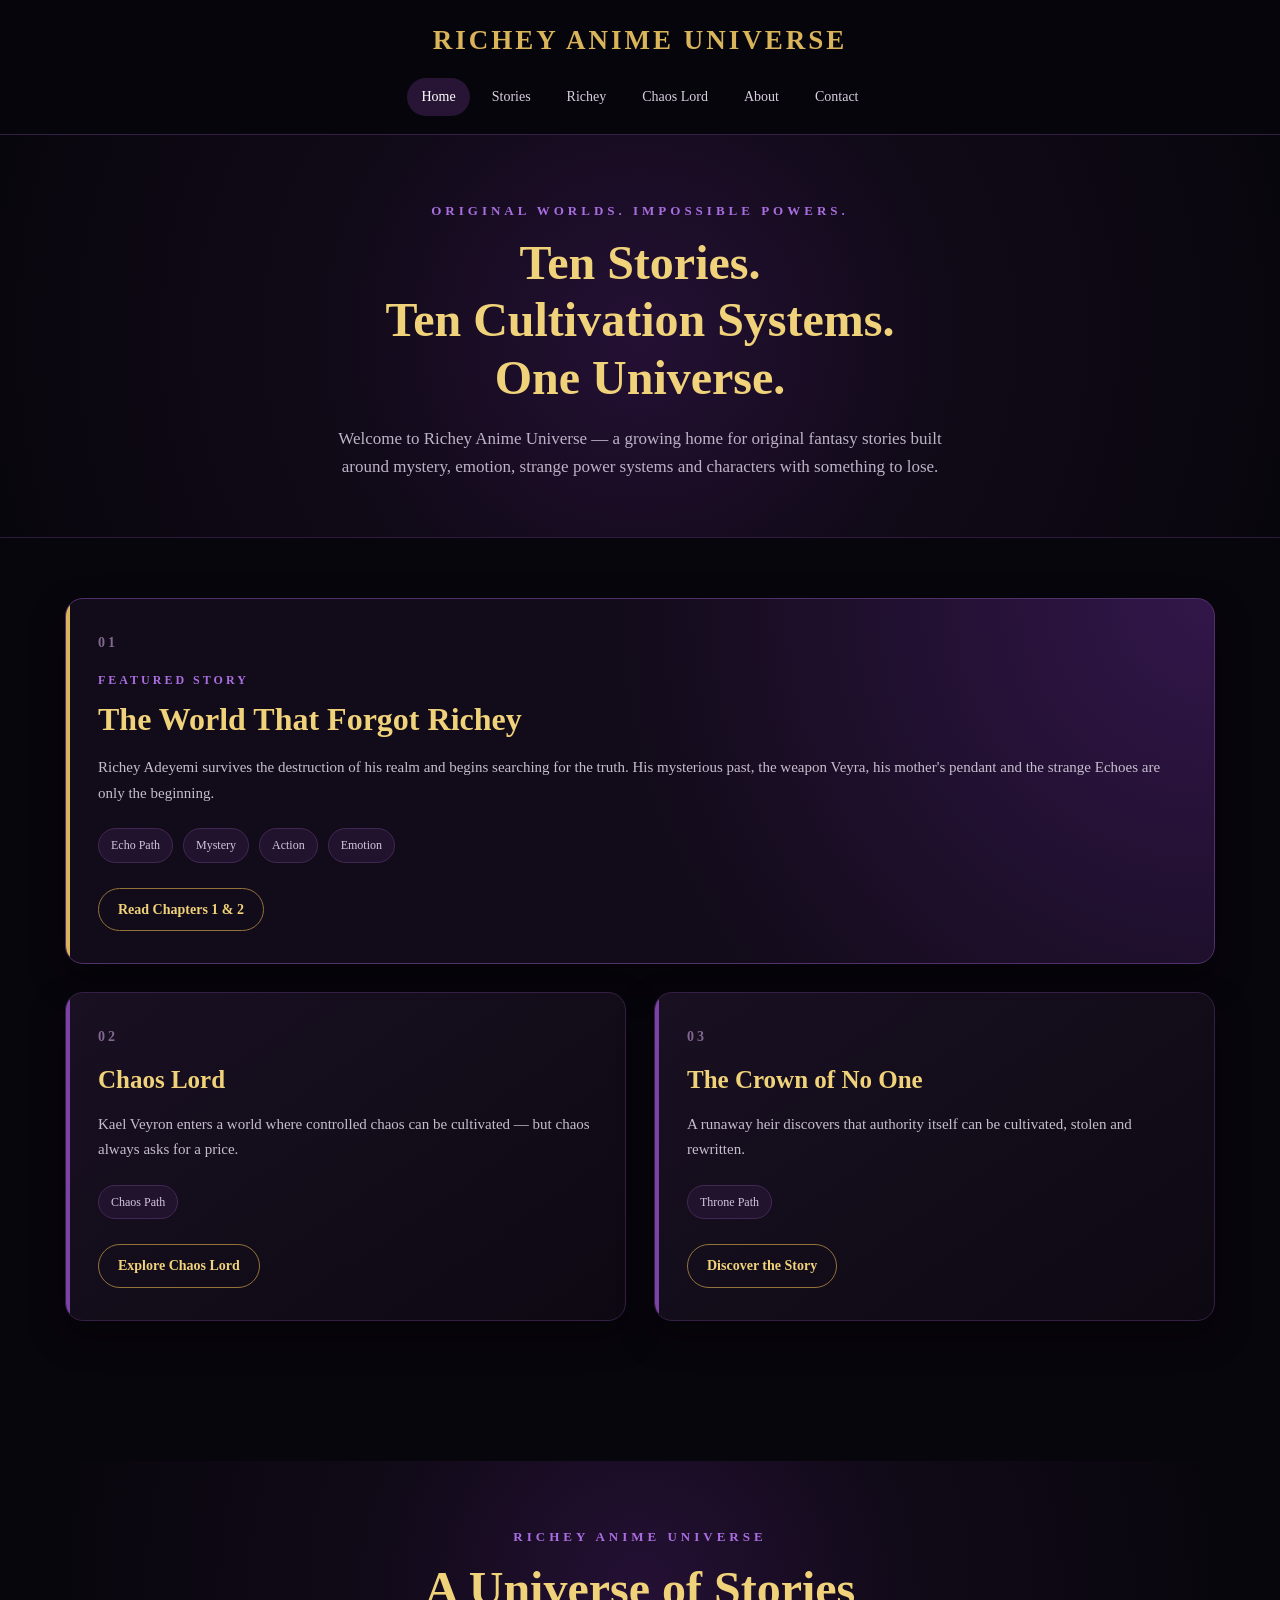
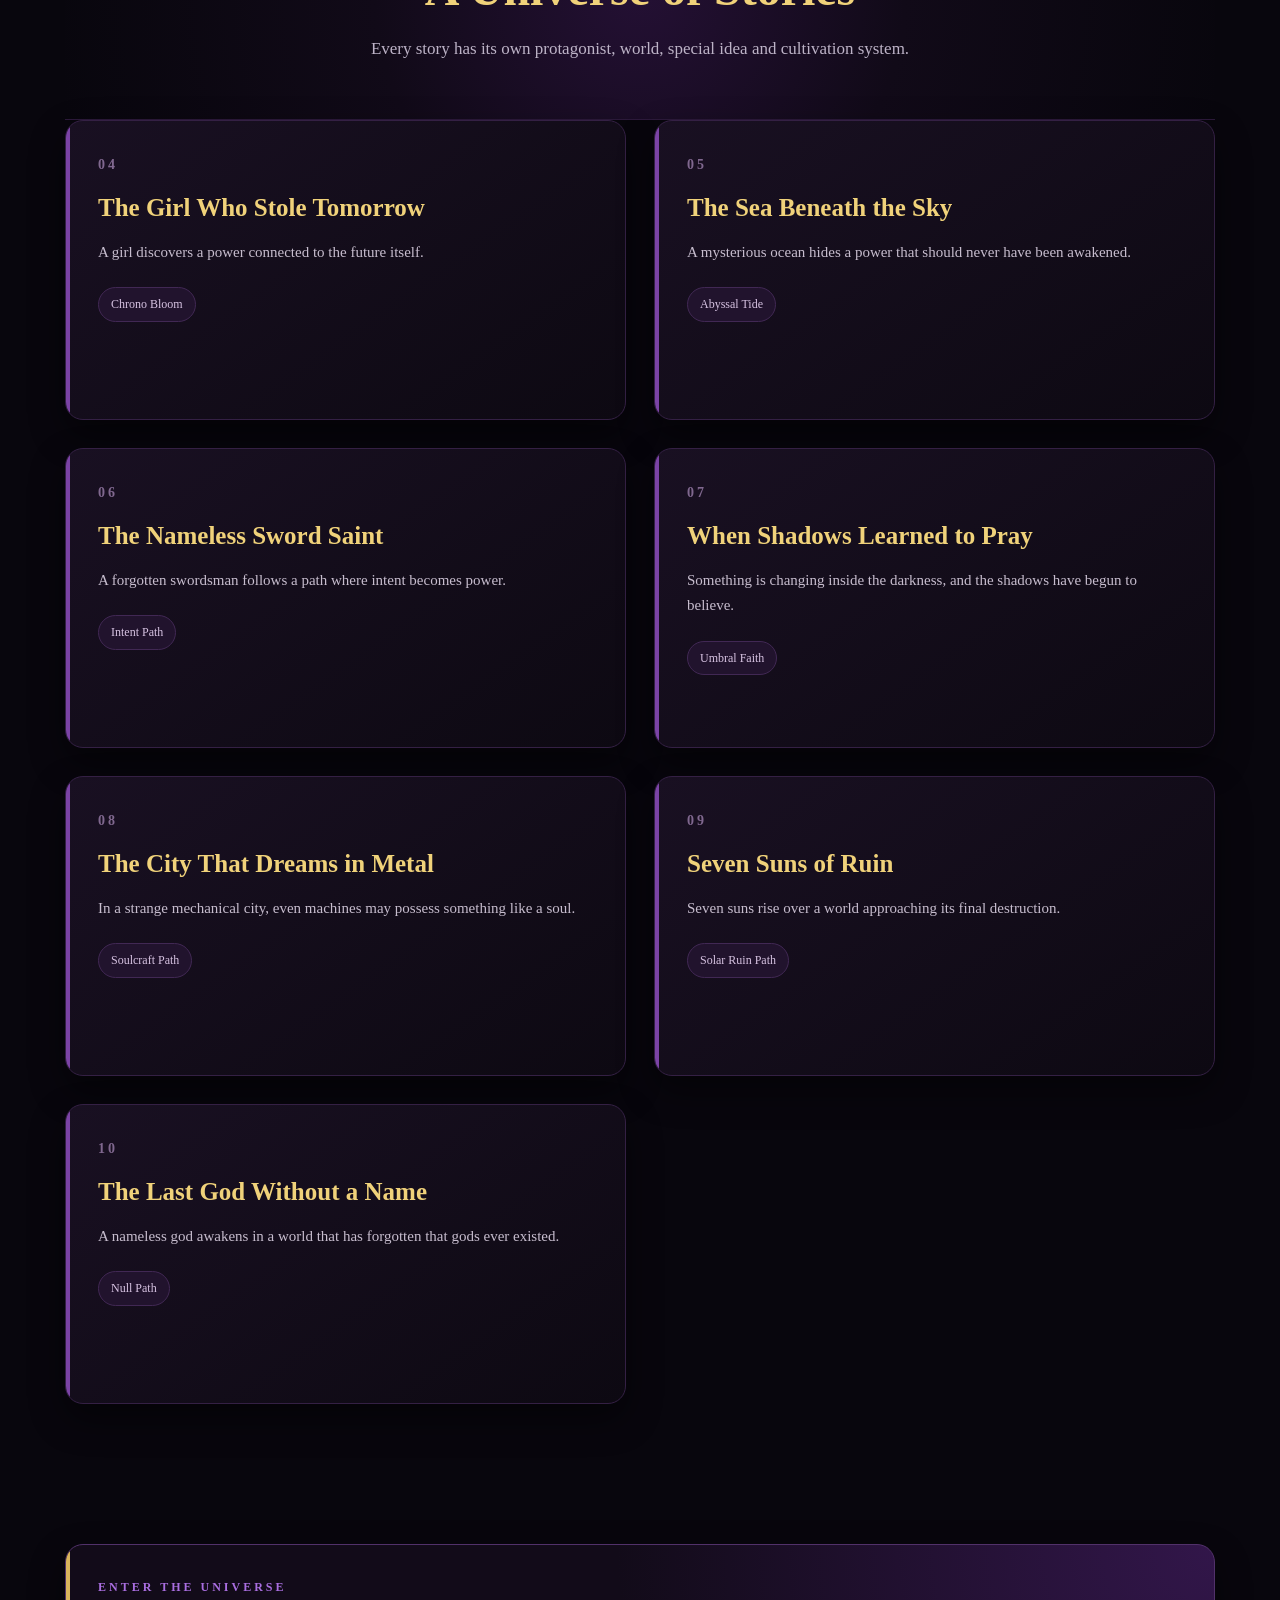
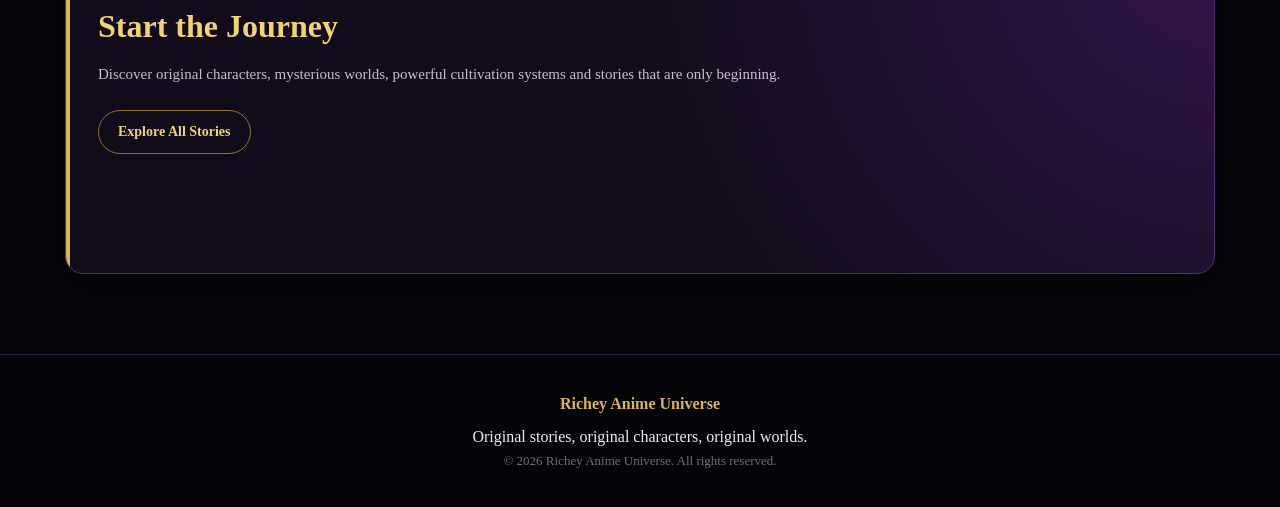
<file: index.html>
<!DOCTYPE html>
<html lang="en">
<head>
    <meta charset="UTF-8">
    <meta name="viewport" content="width=device-width, initial-scale=1.0">

    <meta name="description" content="Richey Anime Universe — original anime stories, powerful characters, mysterious worlds and unique cultivation systems.">

    <title>Richey Anime Universe</title>

    <link rel="stylesheet" href="style.css">
</head>

<body>

<header class="site-header">
    <div class="container">

        <h1>RICHEY ANIME UNIVERSE</h1>

        <nav class="main-nav">
            <a href="index.html" class="active">Home</a>
            <a href="stories.html">Stories</a>
            <a href="the-world-that-forgot-richey.html">Richey</a>
            <a href="chaos-lord.html">Chaos Lord</a>
            <a href="about.html">About</a>
            <a href="contact.html">Contact</a>
        </nav>

    </div>
</header>


<main>

    <!-- HERO -->

    <section class="stories-hero">

        <div class="container">

            <div class="eyebrow">
                ORIGINAL WORLDS. IMPOSSIBLE POWERS.
            </div>

            <h2>
                Ten Stories.<br>
                Ten Cultivation Systems.<br>
                One Universe.
            </h2>

            <p class="hero-text">
                Welcome to Richey Anime Universe — a growing home for
                original fantasy stories built around mystery, emotion,
                strange power systems and characters with something to lose.
            </p>

        </div>

    </section>


    <!-- FEATURED STORY -->

    <section class="stories-section">

        <div class="container">

            <div class="story-grid">

                <article class="story-card featured-story">

                    <div class="story-number">
                        01
                    </div>

                    <div class="story-label">
                        FEATURED STORY
                    </div>

                    <div class="story-content">

                        <h3>
                            The World That Forgot Richey
                        </h3>

                        <p>
                            Richey Adeyemi survives the destruction of his
                            realm and begins searching for the truth.
                            His mysterious past, the weapon Veyra,
                            his mother's pendant and the strange Echoes
                            are only the beginning.
                        </p>

                        <div class="story-info">

                            <span>Echo Path</span>
                            <span>Mystery</span>
                            <span>Action</span>
                            <span>Emotion</span>

                        </div>

                        <a
                            class="story-button"
                            href="the-world-that-forgot-richey.html"
                        >
                            Read Chapters 1 &amp; 2
                        </a>

                    </div>

                </article>


                <!-- CHAOS LORD -->

                <article class="story-card">

                    <div class="story-number">
                        02
                    </div>

                    <div class="story-content">

                        <h3>
                            Chaos Lord
                        </h3>

                        <p>
                            Kael Veyron enters a world where controlled
                            chaos can be cultivated — but chaos always
                            asks for a price.
                        </p>

                        <div class="story-info">
                            <span>Chaos Path</span>
                        </div>

                        <a
                            class="story-button"
                            href="chaos-lord.html"
                        >
                            Explore Chaos Lord
                        </a>

                    </div>

                </article>


                <!-- STORY THREE -->

                <article class="story-card">

                    <div class="story-number">
                        03
                    </div>

                    <div class="story-content">

                        <h3>
                            The Crown of No One
                        </h3>

                        <p>
                            A runaway heir discovers that authority itself
                            can be cultivated, stolen and rewritten.
                        </p>

                        <div class="story-info">
                            <span>Throne Path</span>
                        </div>

                        <a
                            class="story-button"
                            href="stories.html"
                        >
                            Discover the Story
                        </a>

                    </div>

                </article>

            </div>

        </div>

    </section>


    <!-- UNIVERSE -->

    <section class="stories-section">

        <div class="container">

            <div class="stories-hero">

                <div class="eyebrow">
                    RICHEY ANIME UNIVERSE
                </div>

                <h2>
                    A Universe of Stories
                </h2>

                <p class="hero-text">
                    Every story has its own protagonist, world,
                    special idea and cultivation system.
                </p>

            </div>


            <div class="story-grid">

                <article class="story-card">
                    <div class="story-number">04</div>

                    <div class="story-content">
                        <h3>
                            The Girl Who Stole Tomorrow
                        </h3>

                        <p>
                            A girl discovers a power connected to
                            the future itself.
                        </p>

                        <div class="story-info">
                            <span>Chrono Bloom</span>
                        </div>
                    </div>
                </article>


                <article class="story-card">
                    <div class="story-number">05</div>

                    <div class="story-content">
                        <h3>
                            The Sea Beneath the Sky
                        </h3>

                        <p>
                            A mysterious ocean hides a power that
                            should never have been awakened.
                        </p>

                        <div class="story-info">
                            <span>Abyssal Tide</span>
                        </div>
                    </div>
                </article>


                <article class="story-card">
                    <div class="story-number">06</div>

                    <div class="story-content">
                        <h3>
                            The Nameless Sword Saint
                        </h3>

                        <p>
                            A forgotten swordsman follows a path
                            where intent becomes power.
                        </p>

                        <div class="story-info">
                            <span>Intent Path</span>
                        </div>
                    </div>
                </article>


                <article class="story-card">
                    <div class="story-number">07</div>

                    <div class="story-content">
                        <h3>
                            When Shadows Learned to Pray
                        </h3>

                        <p>
                            Something is changing inside the darkness,
                            and the shadows have begun to believe.
                        </p>

                        <div class="story-info">
                            <span>Umbral Faith</span>
                        </div>
                    </div>
                </article>


                <article class="story-card">
                    <div class="story-number">08</div>

                    <div class="story-content">
                        <h3>
                            The City That Dreams in Metal
                        </h3>

                        <p>
                            In a strange mechanical city, even machines
                            may possess something like a soul.
                        </p>

                        <div class="story-info">
                            <span>Soulcraft Path</span>
                        </div>
                    </div>
                </article>


                <article class="story-card">
                    <div class="story-number">09</div>

                    <div class="story-content">
                        <h3>
                            Seven Suns of Ruin
                        </h3>

                        <p>
                            Seven suns rise over a world approaching
                            its final destruction.
                        </p>

                        <div class="story-info">
                            <span>Solar Ruin Path</span>
                        </div>
                    </div>
                </article>


                <article class="story-card">

                    <div class="story-number">
                        10
                    </div>

                    <div class="story-content">

                        <h3>
                            The Last God Without a Name
                        </h3>

                        <p>
                            A nameless god awakens in a world that
                            has forgotten that gods ever existed.
                        </p>

                        <div class="story-info">
                            <span>Null Path</span>
                        </div>

                    </div>

                </article>

            </div>

        </div>

    </section>


    <!-- CALL TO ACTION -->

    <section class="stories-section">

        <div class="container">

            <article class="story-card featured-story">

                <div class="story-content">

                    <div class="story-label">
                        ENTER THE UNIVERSE
                    </div>

                    <h3>
                        Start the Journey
                    </h3>

                    <p>
                        Discover original characters, mysterious worlds,
                        powerful cultivation systems and stories that
                        are only beginning.
                    </p>

                    <a
                        class="story-button"
                        href="stories.html"
                    >
                        Explore All Stories
                    </a>

                </div>

            </article>

        </div>

    </section>

</main>


<footer class="site-footer">

    <p>Richey Anime Universe</p>

    <p>
        Original stories, original characters, original worlds.
    </p>

    <p>
        © 2026 Richey Anime Universe. All rights reserved.
    </p>

</footer>

</body>
</html>
</file>
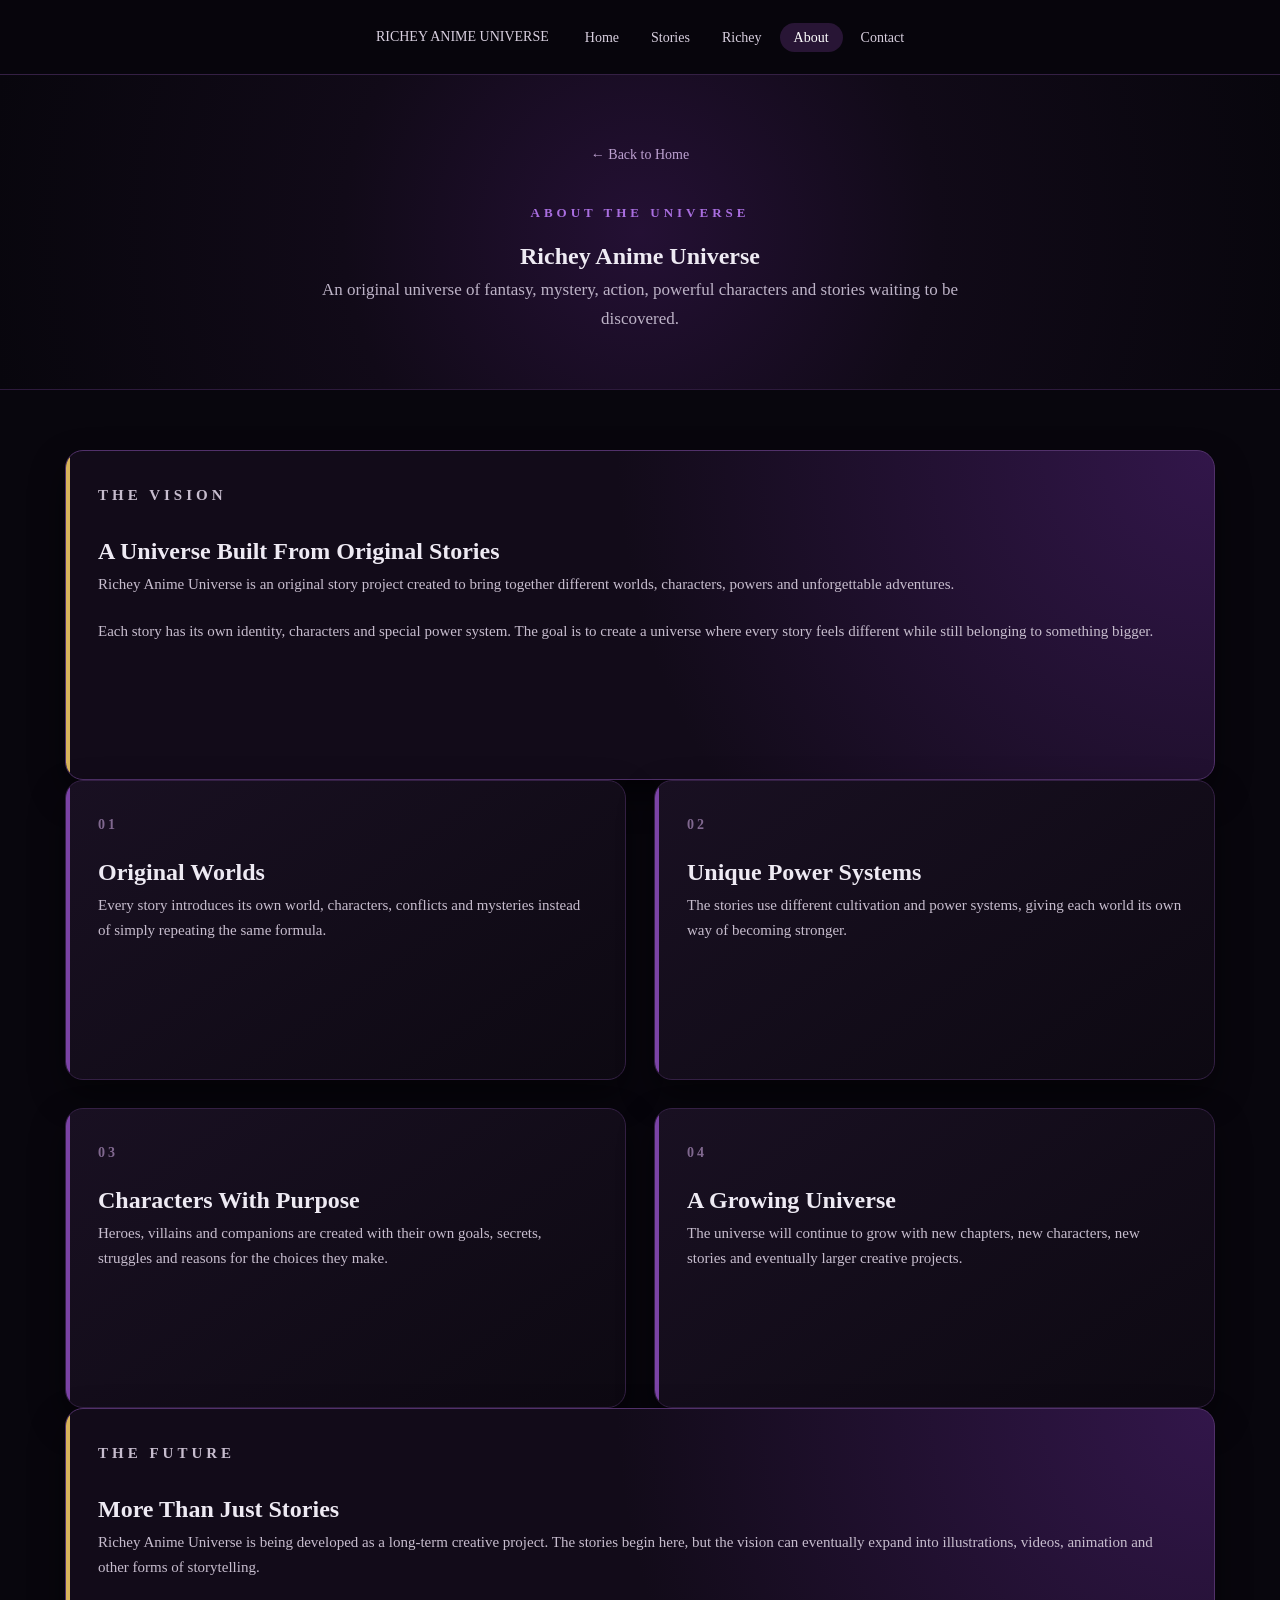
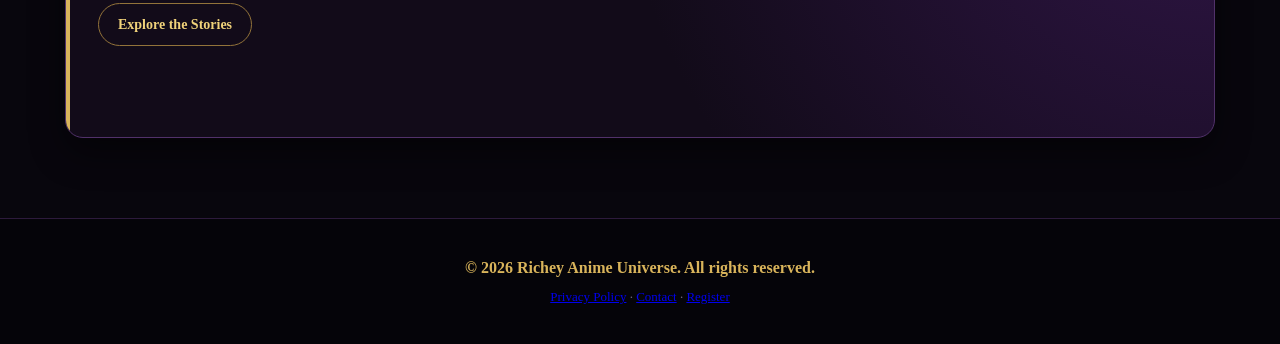
<file: about.html>
<!DOCTYPE html>
<html lang="en">
<head>
  <meta charset="UTF-8">
  <meta name="viewport" content="width=device-width, initial-scale=1.0">
  <meta name="description" content="Learn about Richey Anime Universe, an original fantasy and anime-inspired story universe.">
  <title>About — Richey Anime Universe</title>
  <link rel="stylesheet" href="style.css">
</head>

<body>

<header class="site-header">
  <div class="container">
    <nav class="main-nav">
      <a href="index.html" class="brand">RICHEY ANIME UNIVERSE</a>

      <div class="nav-links">
        <a href="index.html">Home</a>
        <a href="stories.html">Stories</a>
        <a href="the-world-that-forgot-richey.html">Richey</a>
        <a href="about.html" class="active">About</a>
        <a href="contact.html">Contact</a>
      </div>
    </nav>
  </div>
</header>

<main>

  <section class="stories-hero">
    <div class="container">
      <a href="index.html" class="back-link">← Back to Home</a>

      <p class="eyebrow">ABOUT THE UNIVERSE</p>

      <h1>Richey Anime Universe</h1>

      <p class="hero-text">
        An original universe of fantasy, mystery, action, powerful characters
        and stories waiting to be discovered.
      </p>
    </div>
  </section>

  <section class="stories-section">
    <div class="container">

      <div class="story-card featured-story">
        <div class="story-content">

          <p class="eyebrow">THE VISION</p>

          <h2>A Universe Built From Original Stories</h2>

          <p>
            Richey Anime Universe is an original story project created to bring
            together different worlds, characters, powers and unforgettable
            adventures.
          </p>

          <p>
            Each story has its own identity, characters and special power
            system. The goal is to create a universe where every story feels
            different while still belonging to something bigger.
          </p>

        </div>
      </div>

      <div class="story-grid">

        <article class="story-card">
          <div class="story-number">01</div>

          <div class="story-content">
            <h2>Original Worlds</h2>

            <p>
              Every story introduces its own world, characters, conflicts and
              mysteries instead of simply repeating the same formula.
            </p>
          </div>
        </article>

        <article class="story-card">
          <div class="story-number">02</div>

          <div class="story-content">
            <h2>Unique Power Systems</h2>

            <p>
              The stories use different cultivation and power systems,
              giving each world its own way of becoming stronger.
            </p>
          </div>
        </article>

        <article class="story-card">
          <div class="story-number">03</div>

          <div class="story-content">
            <h2>Characters With Purpose</h2>

            <p>
              Heroes, villains and companions are created with their own
              goals, secrets, struggles and reasons for the choices they make.
            </p>
          </div>
        </article>

        <article class="story-card">
          <div class="story-number">04</div>

          <div class="story-content">
            <h2>A Growing Universe</h2>

            <p>
              The universe will continue to grow with new chapters, new
              characters, new stories and eventually larger creative projects.
            </p>
          </div>
        </article>

      </div>

      <div class="story-card featured-story">
        <div class="story-content">

          <p class="eyebrow">THE FUTURE</p>

          <h2>More Than Just Stories</h2>

          <p>
            Richey Anime Universe is being developed as a long-term creative
            project. The stories begin here, but the vision can eventually
            expand into illustrations, videos, animation and other forms of
            storytelling.
          </p>

          <a href="stories.html" class="story-button">
            Explore the Stories
          </a>

        </div>
      </div>

    </div>
  </section>

</main>

<footer class="site-footer">
  <div class="container">
    <p>© 2026 Richey Anime Universe. All rights reserved.</p>

    <p>
      <a href="privacy.html">Privacy Policy</a>
      ·
      <a href="contact.html">Contact</a>
      ·
      <a href="register.html">Register</a>
    </p>
  </div>
</footer>

</body>
  </html>
</file>
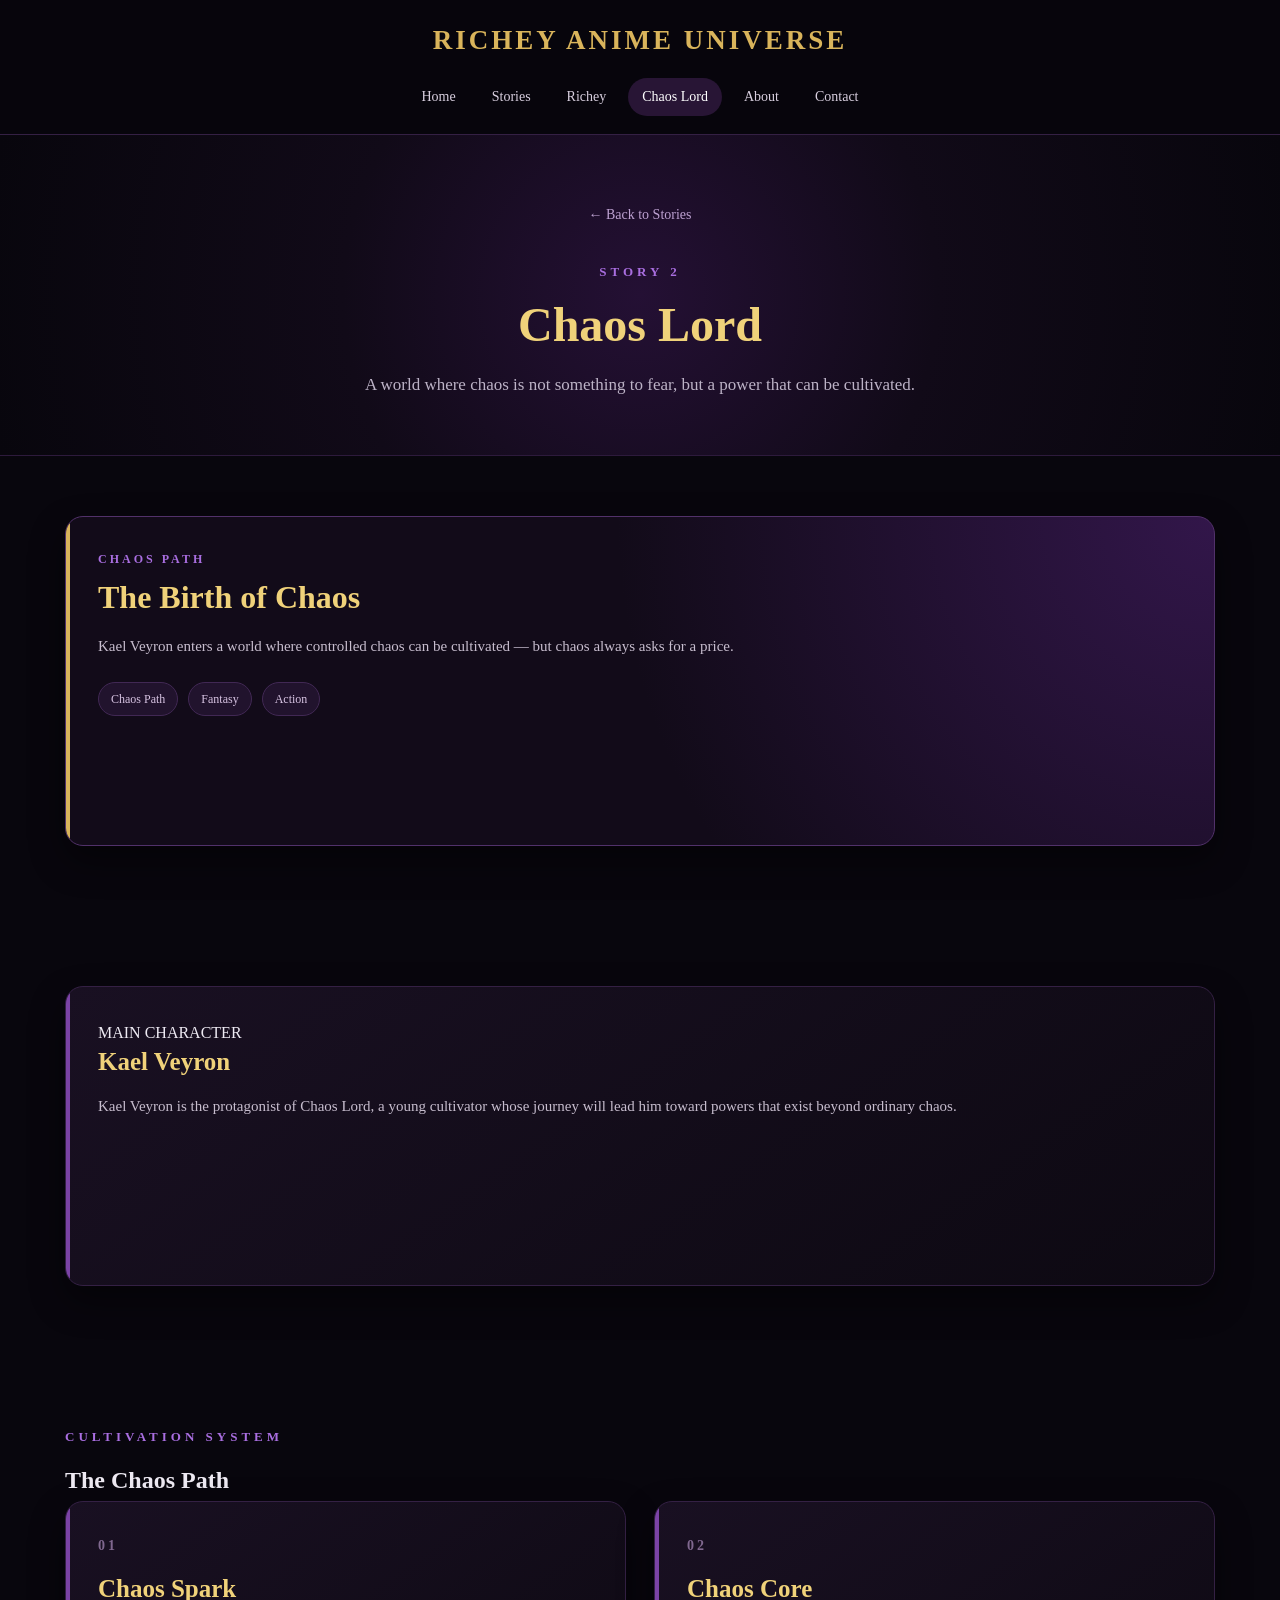
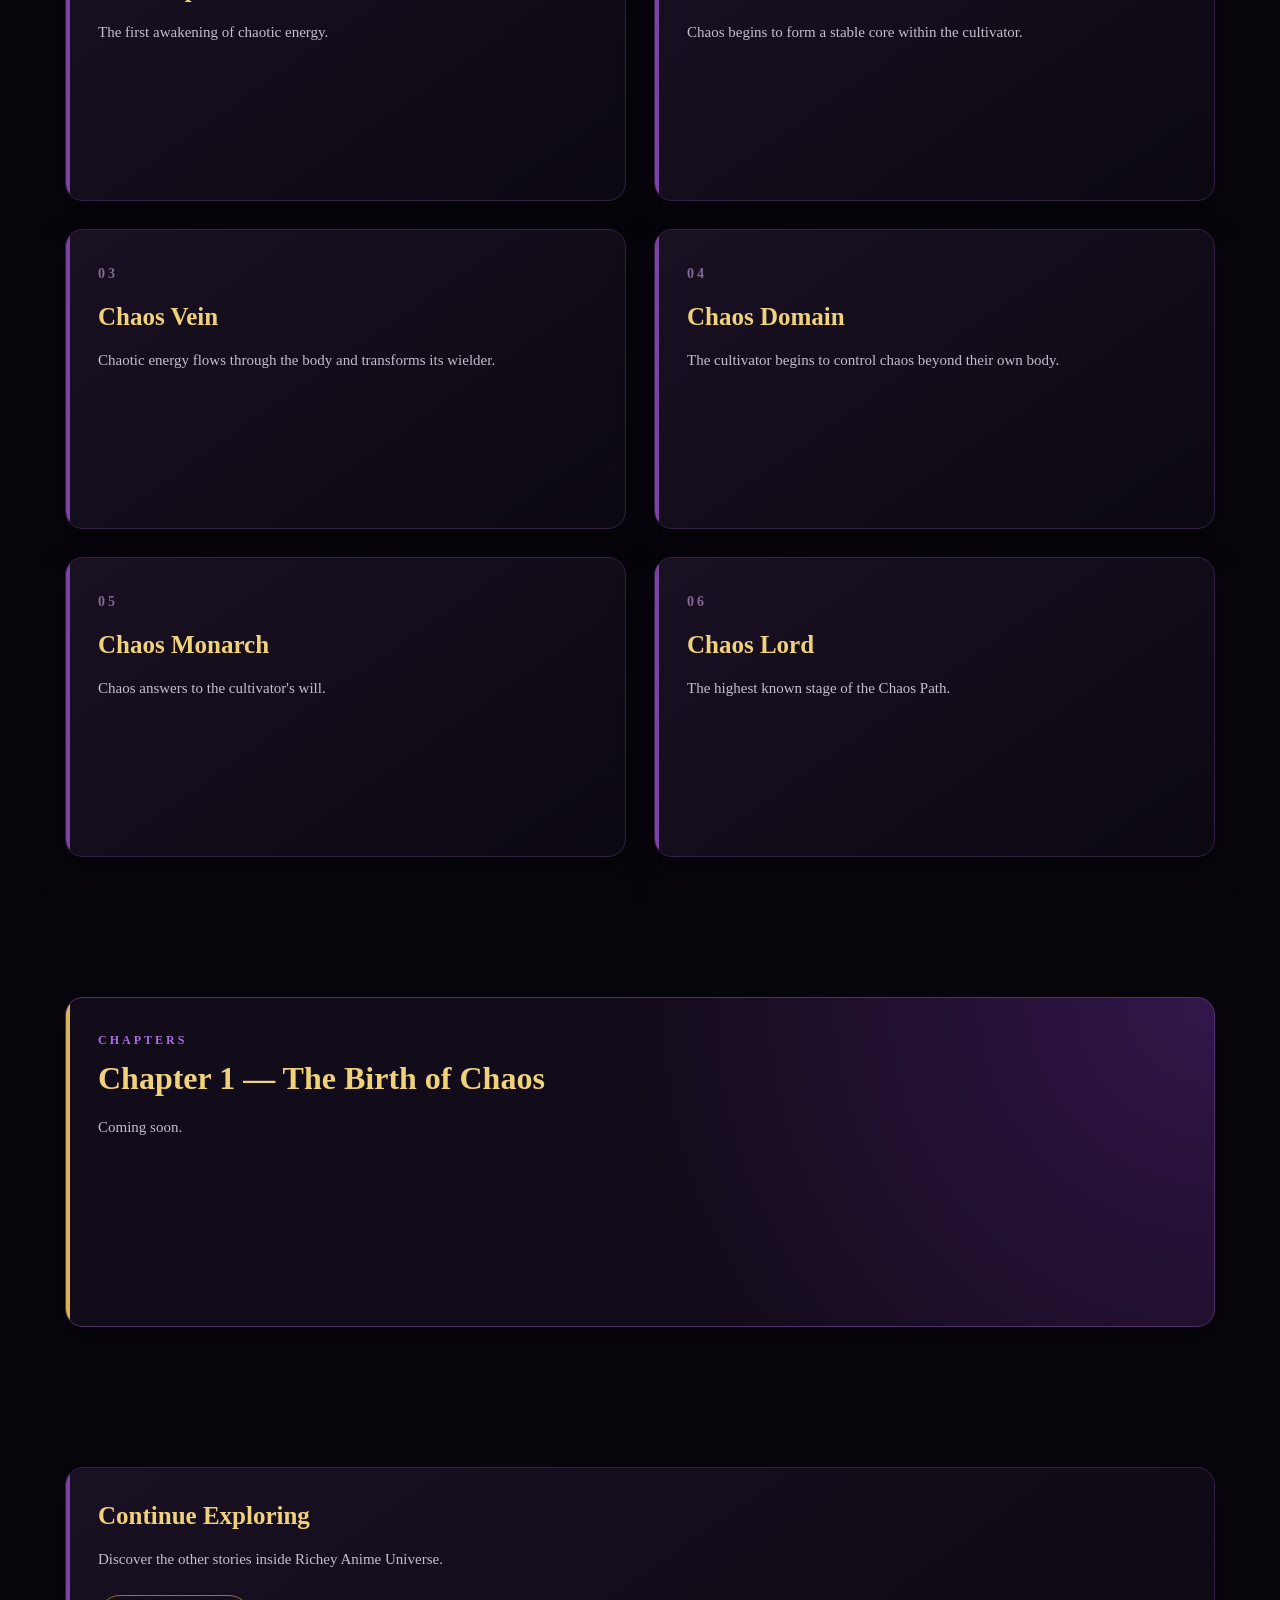
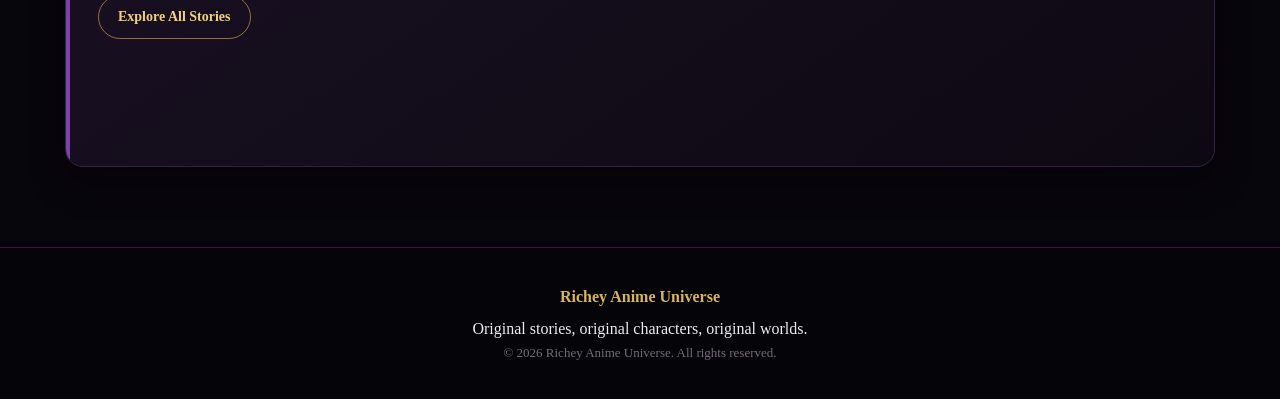
<file: chaos-lord.html>
<!DOCTYPE html>
<html lang="en">
<head>
    <meta charset="UTF-8">
    <meta name="viewport" content="width=device-width, initial-scale=1.0">

    <meta name="description" content="Chaos Lord — an original fantasy story from Richey Anime Universe.">

    <title>Chaos Lord | Richey Anime Universe</title>

    <link rel="stylesheet" href="style.css">
</head>

<body>

<header class="site-header">
    <div class="container">

        <h1>RICHEY ANIME UNIVERSE</h1>

        <nav class="main-nav">
            <a href="index.html">Home</a>
            <a href="stories.html">Stories</a>
            <a href="the-world-that-forgot-richey.html">Richey</a>
            <a href="chaos-lord.html" class="active">Chaos Lord</a>
            <a href="about.html">About</a>
            <a href="contact.html">Contact</a>
        </nav>

    </div>
</header>


<main>

    <!-- CHAOS LORD HERO -->

    <section class="stories-hero">

        <div class="container">

            <a href="stories.html" class="back-link">
                ← Back to Stories
            </a>

            <div class="eyebrow">
                STORY 2
            </div>

            <h2>
                Chaos Lord
            </h2>

            <p class="hero-text">
                A world where chaos is not something to fear,
                but a power that can be cultivated.
            </p>

        </div>

    </section>


    <!-- STORY INFORMATION -->

    <section class="stories-section">

        <div class="container">

            <article class="story-card featured-story">

                <div class="story-content">

                    <div class="story-label">
                        CHAOS PATH
                    </div>

                    <h3>
                        The Birth of Chaos
                    </h3>

                    <p>
                        Kael Veyron enters a world where controlled chaos
                        can be cultivated — but chaos always asks for a price.
                    </p>

                    <div class="story-info">

                        <span>Chaos Path</span>
                        <span>Fantasy</span>
                        <span>Action</span>

                    </div>

                </div>

            </article>

        </div>

    </section>


    <!-- PROTAGONIST -->

    <section class="stories-section">

        <div class="container">

            <article class="story-card">

                <div class="story-content">

                    <div class="story-label">
                        MAIN CHARACTER
                    </div>

                    <h3>
                        Kael Veyron
                    </h3>

                    <p>
                        Kael Veyron is the protagonist of Chaos Lord,
                        a young cultivator whose journey will lead him
                        toward powers that exist beyond ordinary chaos.
                    </p>

                </div>

            </article>

        </div>

    </section>


    <!-- CULTIVATION SYSTEM -->

    <section class="stories-section">

        <div class="container">

            <div class="eyebrow">
                CULTIVATION SYSTEM
            </div>

            <h2>
                The Chaos Path
            </h2>

            <div class="story-grid">

                <article class="story-card">
                    <div class="story-number">01</div>
                    <div class="story-content">
                        <h3>Chaos Spark</h3>
                        <p>
                            The first awakening of chaotic energy.
                        </p>
                    </div>
                </article>

                <article class="story-card">
                    <div class="story-number">02</div>
                    <div class="story-content">
                        <h3>Chaos Core</h3>
                        <p>
                            Chaos begins to form a stable core within
                            the cultivator.
                        </p>
                    </div>
                </article>

                <article class="story-card">
                    <div class="story-number">03</div>
                    <div class="story-content">
                        <h3>Chaos Vein</h3>
                        <p>
                            Chaotic energy flows through the body
                            and transforms its wielder.
                        </p>
                    </div>
                </article>

                <article class="story-card">
                    <div class="story-number">04</div>
                    <div class="story-content">
                        <h3>Chaos Domain</h3>
                        <p>
                            The cultivator begins to control chaos
                            beyond their own body.
                        </p>
                    </div>
                </article>

                <article class="story-card">
                    <div class="story-number">05</div>
                    <div class="story-content">
                        <h3>Chaos Monarch</h3>
                        <p>
                            Chaos answers to the cultivator's will.
                        </p>
                    </div>
                </article>

                <article class="story-card">
                    <div class="story-number">06</div>
                    <div class="story-content">
                        <h3>Chaos Lord</h3>
                        <p>
                            The highest known stage of the Chaos Path.
                        </p>
                    </div>
                </article>

            </div>

        </div>

    </section>


    <!-- CHAPTERS -->

    <section class="stories-section">

        <div class="container">

            <article class="story-card featured-story">

                <div class="story-content">

                    <div class="story-label">
                        CHAPTERS
                    </div>

                    <h3>
                        Chapter 1 — The Birth of Chaos
                    </h3>

                    <p>
                        Coming soon.
                    </p>

                </div>

            </article>

        </div>

    </section>


    <!-- BACK TO STORIES -->

    <section class="stories-section">

        <div class="container">

            <article class="story-card">

                <div class="story-content">

                    <h3>
                        Continue Exploring
                    </h3>

                    <p>
                        Discover the other stories inside
                        Richey Anime Universe.
                    </p>

                    <a
                        href="stories.html"
                        class="story-button"
                    >
                        Explore All Stories
                    </a>

                </div>

            </article>

        </div>

    </section>

</main>


<footer class="site-footer">

    <p>
        Richey Anime Universe
    </p>

    <p>
        Original stories, original characters, original worlds.
    </p>

    <p>
        © 2026 Richey Anime Universe. All rights reserved.
    </p>

</footer>

</body>
      </html>
</file>
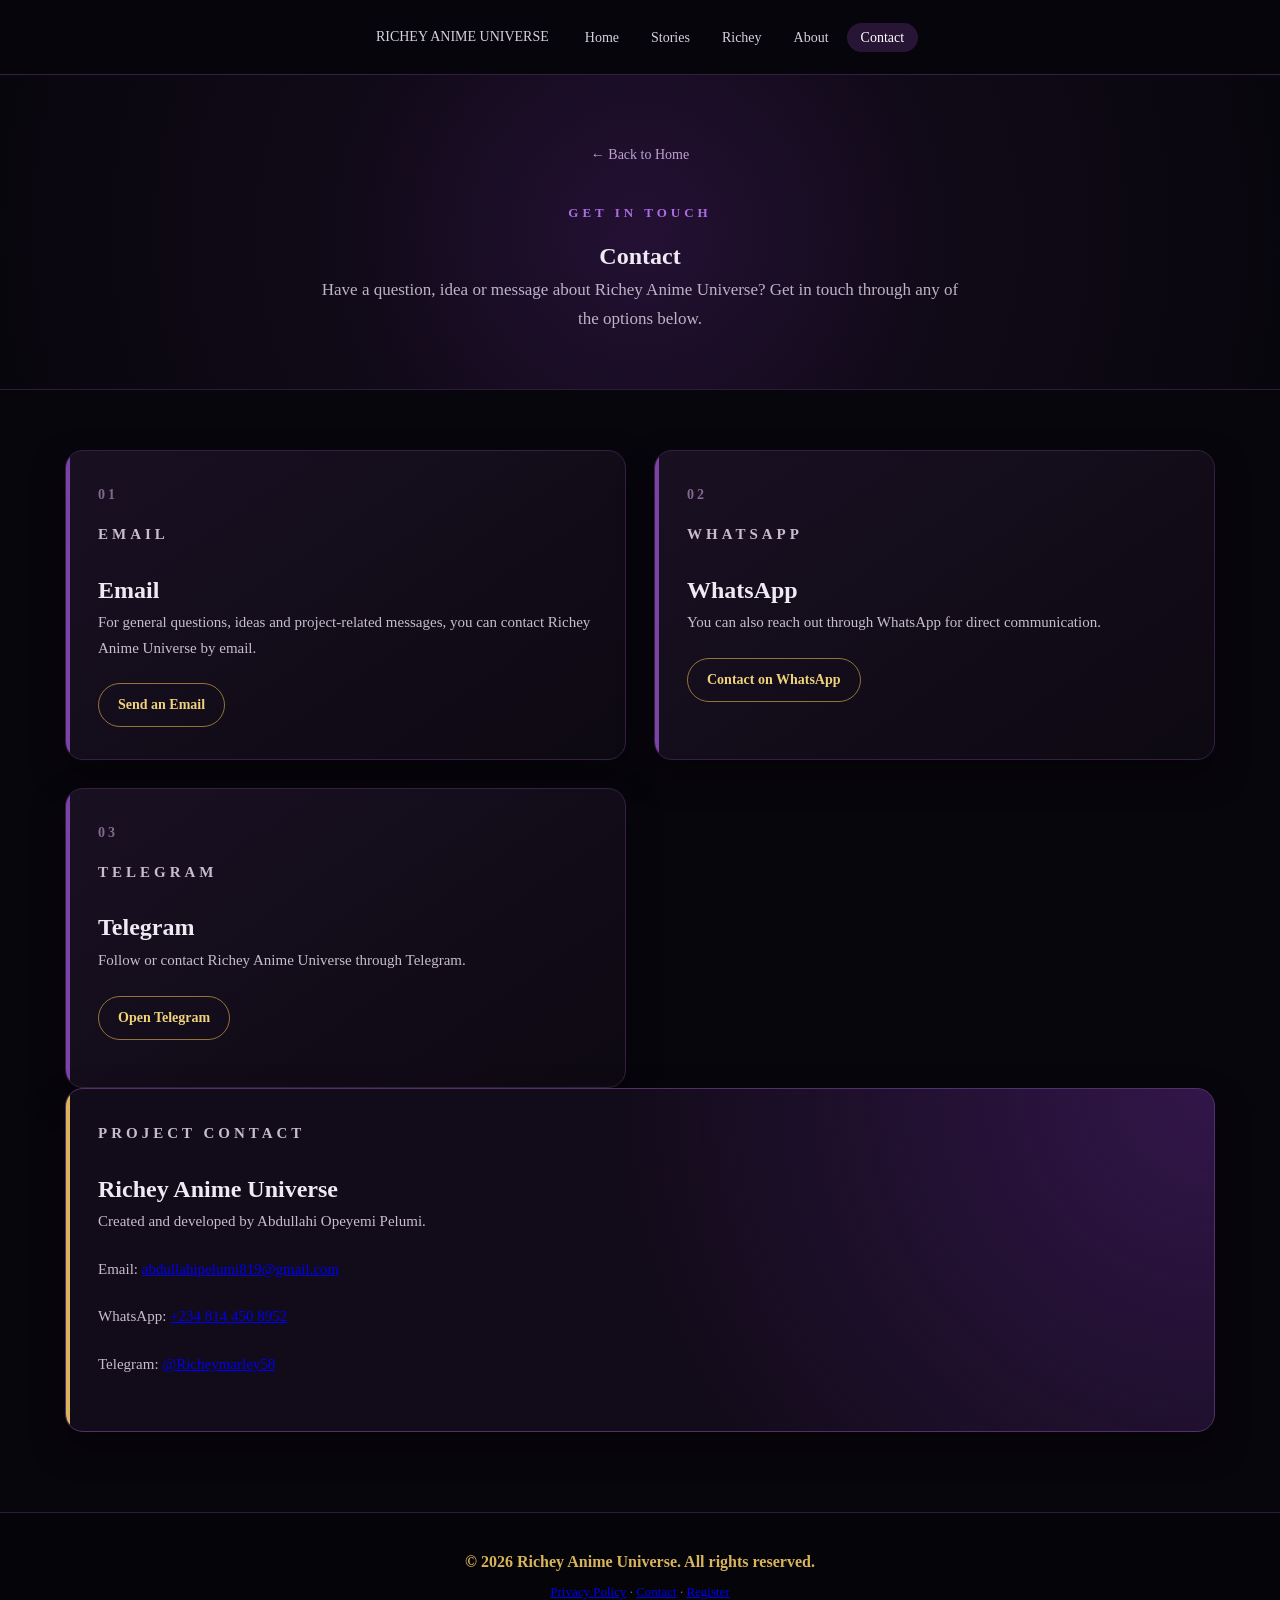
<file: contact.html>
<!DOCTYPE html>
<html lang="en">
<head>
  <meta charset="UTF-8">
  <meta name="viewport" content="width=device-width, initial-scale=1.0">
  <meta name="description" content="Contact Richey Anime Universe.">
  <title>Contact — Richey Anime Universe</title>
  <link rel="stylesheet" href="style.css">
</head>

<body>

<header class="site-header">
  <div class="container">
    <nav class="main-nav">
      <a href="index.html" class="brand">RICHEY ANIME UNIVERSE</a>

      <div class="nav-links">
        <a href="index.html">Home</a>
        <a href="stories.html">Stories</a>
        <a href="the-world-that-forgot-richey.html">Richey</a>
        <a href="about.html">About</a>
        <a href="contact.html" class="active">Contact</a>
      </div>
    </nav>
  </div>
</header>

<main>

  <section class="stories-hero">
    <div class="container">
      <a href="index.html" class="back-link">← Back to Home</a>

      <p class="eyebrow">GET IN TOUCH</p>

      <h1>Contact</h1>

      <p class="hero-text">
        Have a question, idea or message about Richey Anime Universe?
        Get in touch through any of the options below.
      </p>
    </div>
  </section>

  <section class="stories-section">
    <div class="container">

      <div class="story-grid">

        <article class="story-card">
          <div class="story-number">01</div>

          <div class="story-content">
            <p class="eyebrow">EMAIL</p>

            <h2>Email</h2>

            <p>
              For general questions, ideas and project-related messages,
              you can contact Richey Anime Universe by email.
            </p>

            <a href="mailto:abdullahipelumi819@gmail.com" class="story-button">
              Send an Email
            </a>
          </div>
        </article>

        <article class="story-card">
          <div class="story-number">02</div>

          <div class="story-content">
            <p class="eyebrow">WHATSAPP</p>

            <h2>WhatsApp</h2>

            <p>
              You can also reach out through WhatsApp for direct communication.
            </p>

            <a href="https://wa.me/2348144508952" class="story-button">
              Contact on WhatsApp
            </a>
          </div>
        </article>

        <article class="story-card">
          <div class="story-number">03</div>

          <div class="story-content">
            <p class="eyebrow">TELEGRAM</p>

            <h2>Telegram</h2>

            <p>
              Follow or contact Richey Anime Universe through Telegram.
            </p>

            <a href="https://t.me/Richeymarley58" class="story-button">
              Open Telegram
            </a>
          </div>
        </article>

      </div>

      <div class="story-card featured-story">
        <div class="story-content">

          <p class="eyebrow">PROJECT CONTACT</p>

          <h2>Richey Anime Universe</h2>

          <p>
            Created and developed by Abdullahi Opeyemi Pelumi.
          </p>

          <p>
            Email:
            <a href="mailto:abdullahipelumi819@gmail.com">
              abdullahipelumi819@gmail.com
            </a>
          </p>

          <p>
            WhatsApp:
            <a href="https://wa.me/2348144508952">
              +234 814 450 8952
            </a>
          </p>

          <p>
            Telegram:
            <a href="https://t.me/Richeymarley58">
              @Richeymarley58
            </a>
          </p>

        </div>
      </div>

    </div>
  </section>

</main>

<footer class="site-footer">
  <div class="container">
    <p>© 2026 Richey Anime Universe. All rights reserved.</p>

    <p>
      <a href="privacy.html">Privacy Policy</a>
      ·
      <a href="contact.html">Contact</a>
      ·
      <a href="register.html">Register</a>
    </p>
  </div>
</footer>

</body>
            </html>
</file>
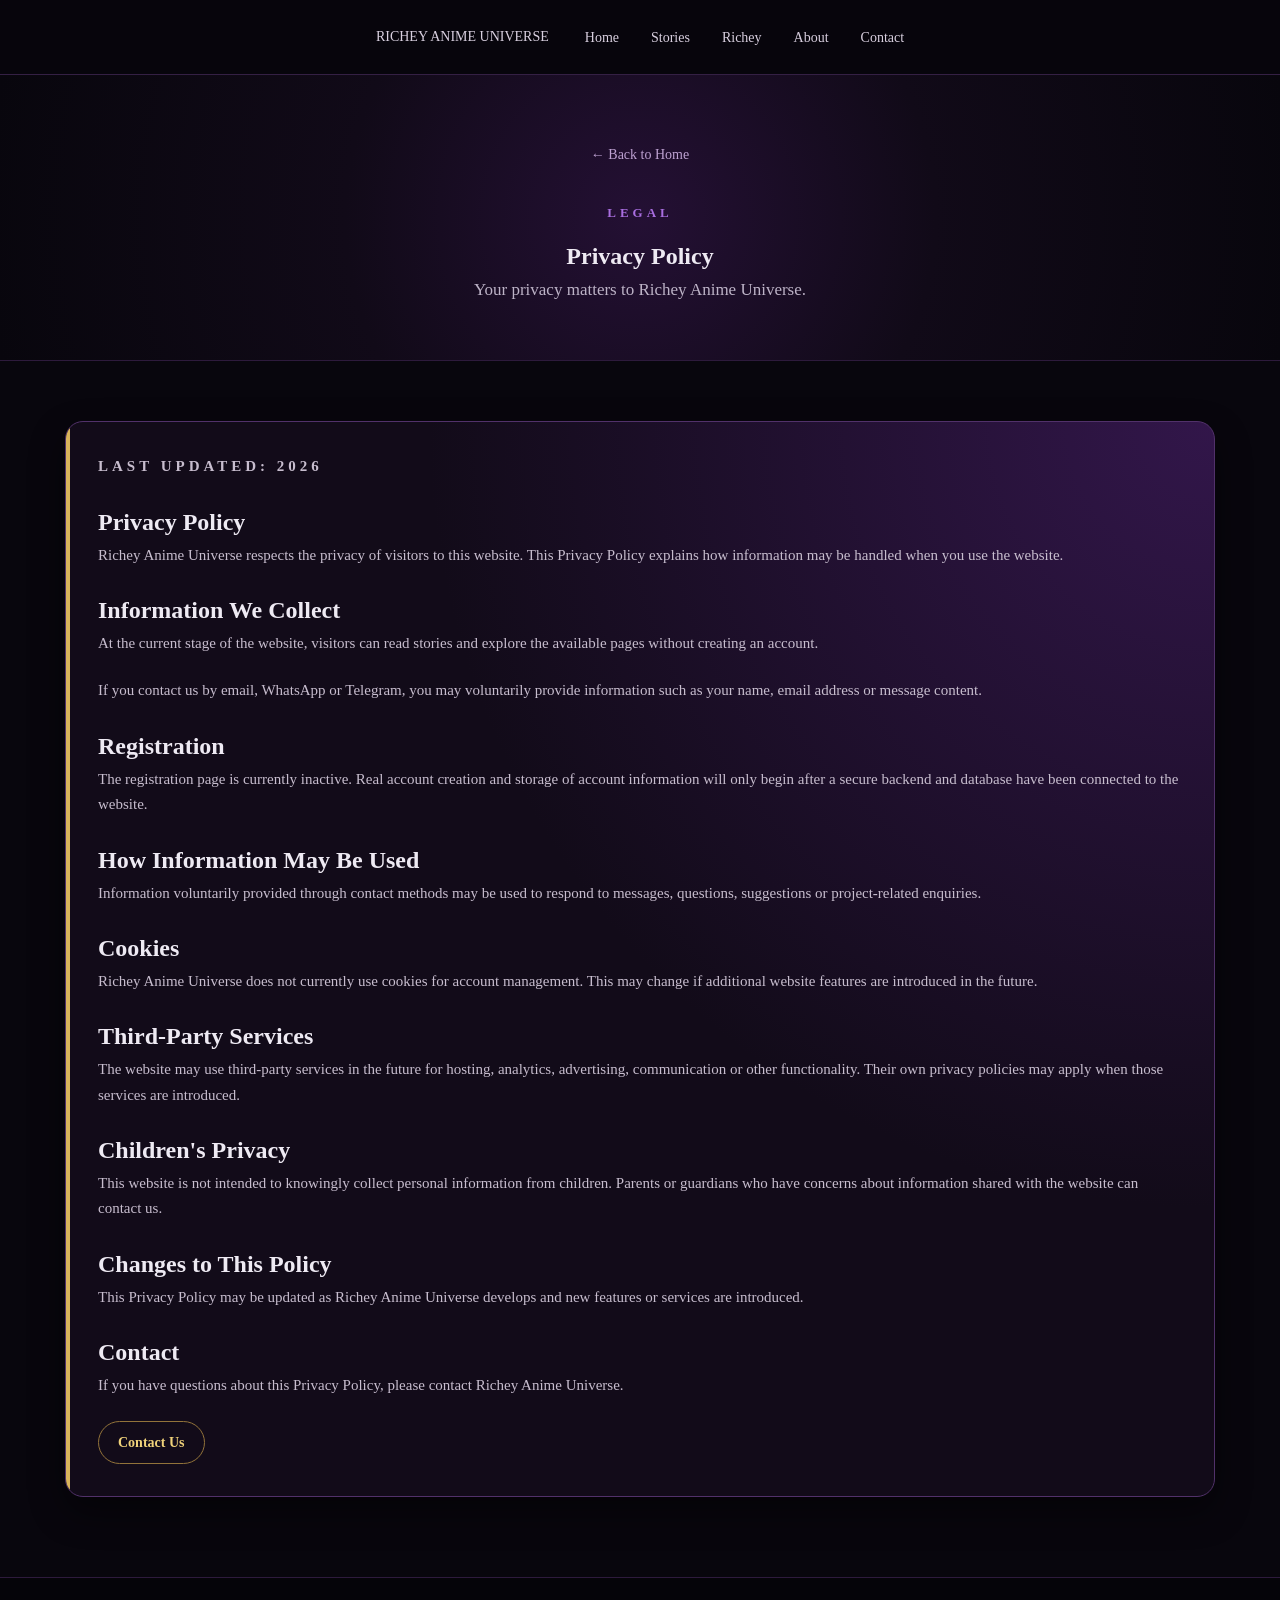
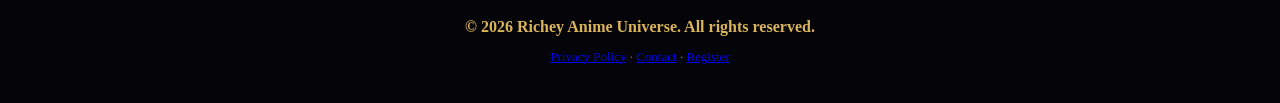
<file: privacy.html>
<!DOCTYPE html>
<html lang="en">
<head>
  <meta charset="UTF-8">
  <meta name="viewport" content="width=device-width, initial-scale=1.0">
  <meta name="description" content="Privacy Policy for Richey Anime Universe.">
  <title>Privacy Policy — Richey Anime Universe</title>
  <link rel="stylesheet" href="style.css">
</head>

<body>

<header class="site-header">
  <div class="container">
    <nav class="main-nav">
      <a href="index.html" class="brand">RICHEY ANIME UNIVERSE</a>

      <div class="nav-links">
        <a href="index.html">Home</a>
        <a href="stories.html">Stories</a>
        <a href="the-world-that-forgot-richey.html">Richey</a>
        <a href="about.html">About</a>
        <a href="contact.html">Contact</a>
      </div>
    </nav>
  </div>
</header>

<main>

  <section class="stories-hero">
    <div class="container">

      <a href="index.html" class="back-link">← Back to Home</a>

      <p class="eyebrow">LEGAL</p>

      <h1>Privacy Policy</h1>

      <p class="hero-text">
        Your privacy matters to Richey Anime Universe.
      </p>

    </div>
  </section>

  <section class="stories-section">
    <div class="container">

      <article class="story-card featured-story">
        <div class="story-content">

          <p class="eyebrow">LAST UPDATED: 2026</p>

          <h2>Privacy Policy</h2>

          <p>
            Richey Anime Universe respects the privacy of visitors to this
            website. This Privacy Policy explains how information may be
            handled when you use the website.
          </p>

          <h2>Information We Collect</h2>

          <p>
            At the current stage of the website, visitors can read stories
            and explore the available pages without creating an account.
          </p>

          <p>
            If you contact us by email, WhatsApp or Telegram, you may
            voluntarily provide information such as your name, email address
            or message content.
          </p>

          <h2>Registration</h2>

          <p>
            The registration page is currently inactive. Real account
            creation and storage of account information will only begin after
            a secure backend and database have been connected to the website.
          </p>

          <h2>How Information May Be Used</h2>

          <p>
            Information voluntarily provided through contact methods may be
            used to respond to messages, questions, suggestions or
            project-related enquiries.
          </p>

          <h2>Cookies</h2>

          <p>
            Richey Anime Universe does not currently use cookies for account
            management. This may change if additional website features are
            introduced in the future.
          </p>

          <h2>Third-Party Services</h2>

          <p>
            The website may use third-party services in the future for
            hosting, analytics, advertising, communication or other
            functionality. Their own privacy policies may apply when those
            services are introduced.
          </p>

          <h2>Children's Privacy</h2>

          <p>
            This website is not intended to knowingly collect personal
            information from children. Parents or guardians who have concerns
            about information shared with the website can contact us.
          </p>

          <h2>Changes to This Policy</h2>

          <p>
            This Privacy Policy may be updated as Richey Anime Universe
            develops and new features or services are introduced.
          </p>

          <h2>Contact</h2>

          <p>
            If you have questions about this Privacy Policy, please contact
            Richey Anime Universe.
          </p>

          <a href="contact.html" class="story-button">
            Contact Us
          </a>

        </div>
      </article>

    </div>
  </section>

</main>

<footer class="site-footer">
  <div class="container">

    <p>© 2026 Richey Anime Universe. All rights reserved.</p>

    <p>
      <a href="privacy.html">Privacy Policy</a>
      ·
      <a href="contact.html">Contact</a>
      ·
      <a href="register.html">Register</a>
    </p>

  </div>
</footer>

</body>
</html>
</file>
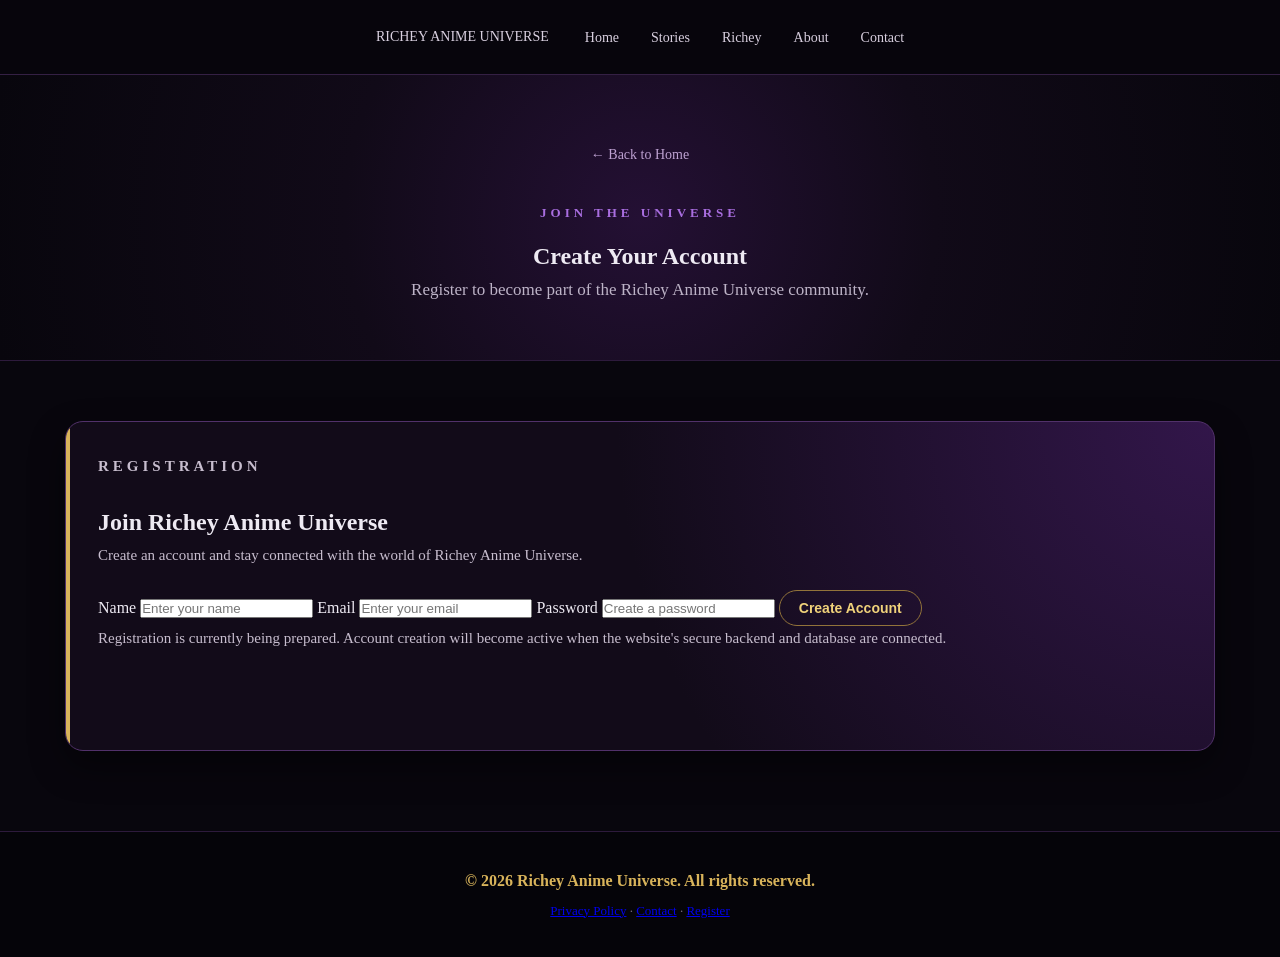
<file: register.html>
<!DOCTYPE html>
<html lang="en">
<head>
  <meta charset="UTF-8">
  <meta name="viewport" content="width=device-width, initial-scale=1.0">
  <meta name="description" content="Register for Richey Anime Universe.">
  <title>Register — Richey Anime Universe</title>
  <link rel="stylesheet" href="style.css">
</head>

<body>

<header class="site-header">
  <div class="container">
    <nav class="main-nav">
      <a href="index.html" class="brand">RICHEY ANIME UNIVERSE</a>

      <div class="nav-links">
        <a href="index.html">Home</a>
        <a href="stories.html">Stories</a>
        <a href="the-world-that-forgot-richey.html">Richey</a>
        <a href="about.html">About</a>
        <a href="contact.html">Contact</a>
      </div>
    </nav>
  </div>
</header>

<main>

  <section class="stories-hero">
    <div class="container">

      <a href="index.html" class="back-link">← Back to Home</a>

      <p class="eyebrow">JOIN THE UNIVERSE</p>

      <h1>Create Your Account</h1>

      <p class="hero-text">
        Register to become part of the Richey Anime Universe community.
      </p>

    </div>
  </section>

  <section class="stories-section">
    <div class="container">

      <div class="story-card featured-story">
        <div class="story-content">

          <p class="eyebrow">REGISTRATION</p>

          <h2>Join Richey Anime Universe</h2>

          <p>
            Create an account and stay connected with the world of
            Richey Anime Universe.
          </p>

          <form>

            <label for="name">Name</label>
            <input
              type="text"
              id="name"
              name="name"
              placeholder="Enter your name"
              required
            >

            <label for="email">Email</label>
            <input
              type="email"
              id="email"
              name="email"
              placeholder="Enter your email"
              required
            >

            <label for="password">Password</label>
            <input
              type="password"
              id="password"
              name="password"
              placeholder="Create a password"
              required
            >

            <button type="submit" class="story-button">
              Create Account
            </button>

          </form>

          <p class="muted">
            Registration is currently being prepared. Account creation will
            become active when the website's secure backend and database are
            connected.
          </p>

        </div>
      </div>

    </div>
  </section>

</main>

<footer class="site-footer">
  <div class="container">

    <p>© 2026 Richey Anime Universe. All rights reserved.</p>

    <p>
      <a href="privacy.html">Privacy Policy</a>
      ·
      <a href="contact.html">Contact</a>
      ·
      <a href="register.html">Register</a>
    </p>

  </div>
</footer>

</body>
              </html>
</file>
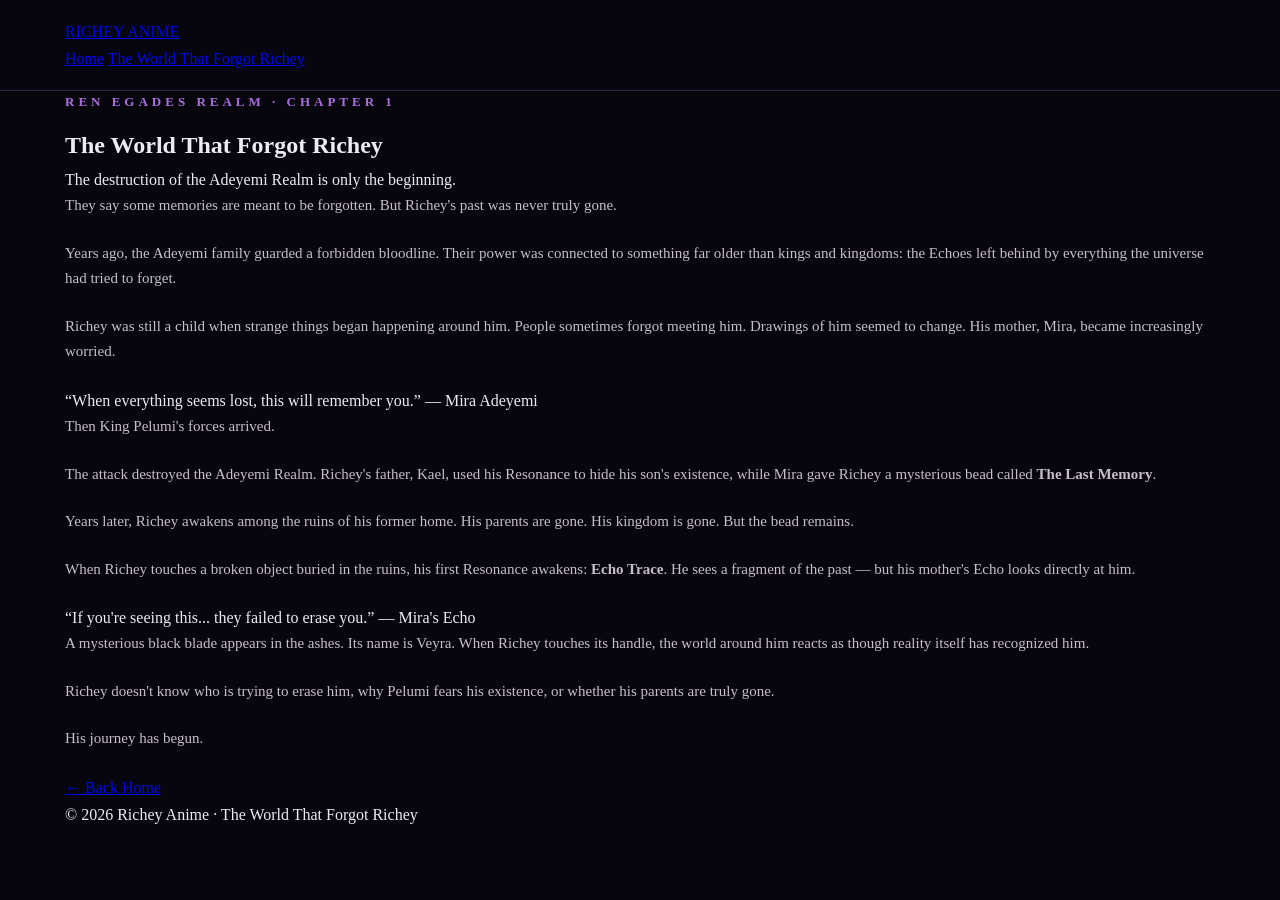
<file: renegades-realm.html>
<!DOCTYPE html>
<html lang="en">
<head>
    <meta charset="UTF-8">
    <meta name="viewport" content="width=device-width, initial-scale=1.0">
    <meta name="description" content="Read Renegades Realm, Chapter 1 of Richey Anime.">
    <title>The World That Forgot Richey  | Richey Anime</title>
    <link rel="stylesheet" href="style.css">
</head>
<body>
    <header class="site-header">
        <nav class="nav container">
            <a class="brand" href="index.html">RICHEY ANIME</a>
            <div class="nav-links">
                <a href="index.html">Home</a>
                <a href="the-world-that-forgot-richey.html">The World That Forgot Richey </a>
            </div>
        </nav>
    </header>

    <main class="story-page">
        <section class="story-hero container">
            <div>
                <p class="eyebrow">REN EGADES REALM · CHAPTER 1</p>
                <h1>The World That Forgot Richey </h1>
                <p class="story-lede">
                    The destruction of the Adeyemi Realm is only the beginning.
                </p>
            </div>
        </section>

        <article class="story-content container">
            <p>
                They say some memories are meant to be forgotten. But Richey's past was never
                truly gone.
            </p>

            <p>
                Years ago, the Adeyemi family guarded a forbidden bloodline. Their power was
                connected to something far older than kings and kingdoms: the Echoes left behind
                by everything the universe had tried to forget.
            </p>

            <p>
                Richey was still a child when strange things began happening around him. People
                sometimes forgot meeting him. Drawings of him seemed to change. His mother,
                Mira, became increasingly worried.
            </p>

            <blockquote>
                “When everything seems lost, this will remember you.”
                <span>— Mira Adeyemi</span>
            </blockquote>

            <p>
                Then King Pelumi's forces arrived.
            </p>

            <p>
                The attack destroyed the Adeyemi Realm. Richey's father, Kael, used his Resonance
                to hide his son's existence, while Mira gave Richey a mysterious bead called
                <strong>The Last Memory</strong>.
            </p>

            <p>
                Years later, Richey awakens among the ruins of his former home. His parents are
                gone. His kingdom is gone. But the bead remains.
            </p>

            <p>
                When Richey touches a broken object buried in the ruins, his first Resonance
                awakens: <strong>Echo Trace</strong>. He sees a fragment of the past — but his
                mother's Echo looks directly at him.
            </p>

            <blockquote>
                “If you're seeing this... they failed to erase you.”
                <span>— Mira's Echo</span>
            </blockquote>

            <p>
                A mysterious black blade appears in the ashes. Its name is Veyra. When Richey
                touches its handle, the world around him reacts as though reality itself has
                recognized him.
            </p>

            <p>
                Richey doesn't know who is trying to erase him, why Pelumi fears his existence,
                or whether his parents are truly gone.
            </p>

            <p class="ending">
                His journey has begun.
            </p>

            <div class="story-actions">
                <a class="btn btn-primary" href="index.html">← Back Home</a>
            </div>
        </article>
    </main>

    <footer class="footer">
        <div class="container">
            <p>© 2026 Richey Anime · The World That Forgot Richey</p>
        </div>
    </footer>
</body>
</html>
</file>
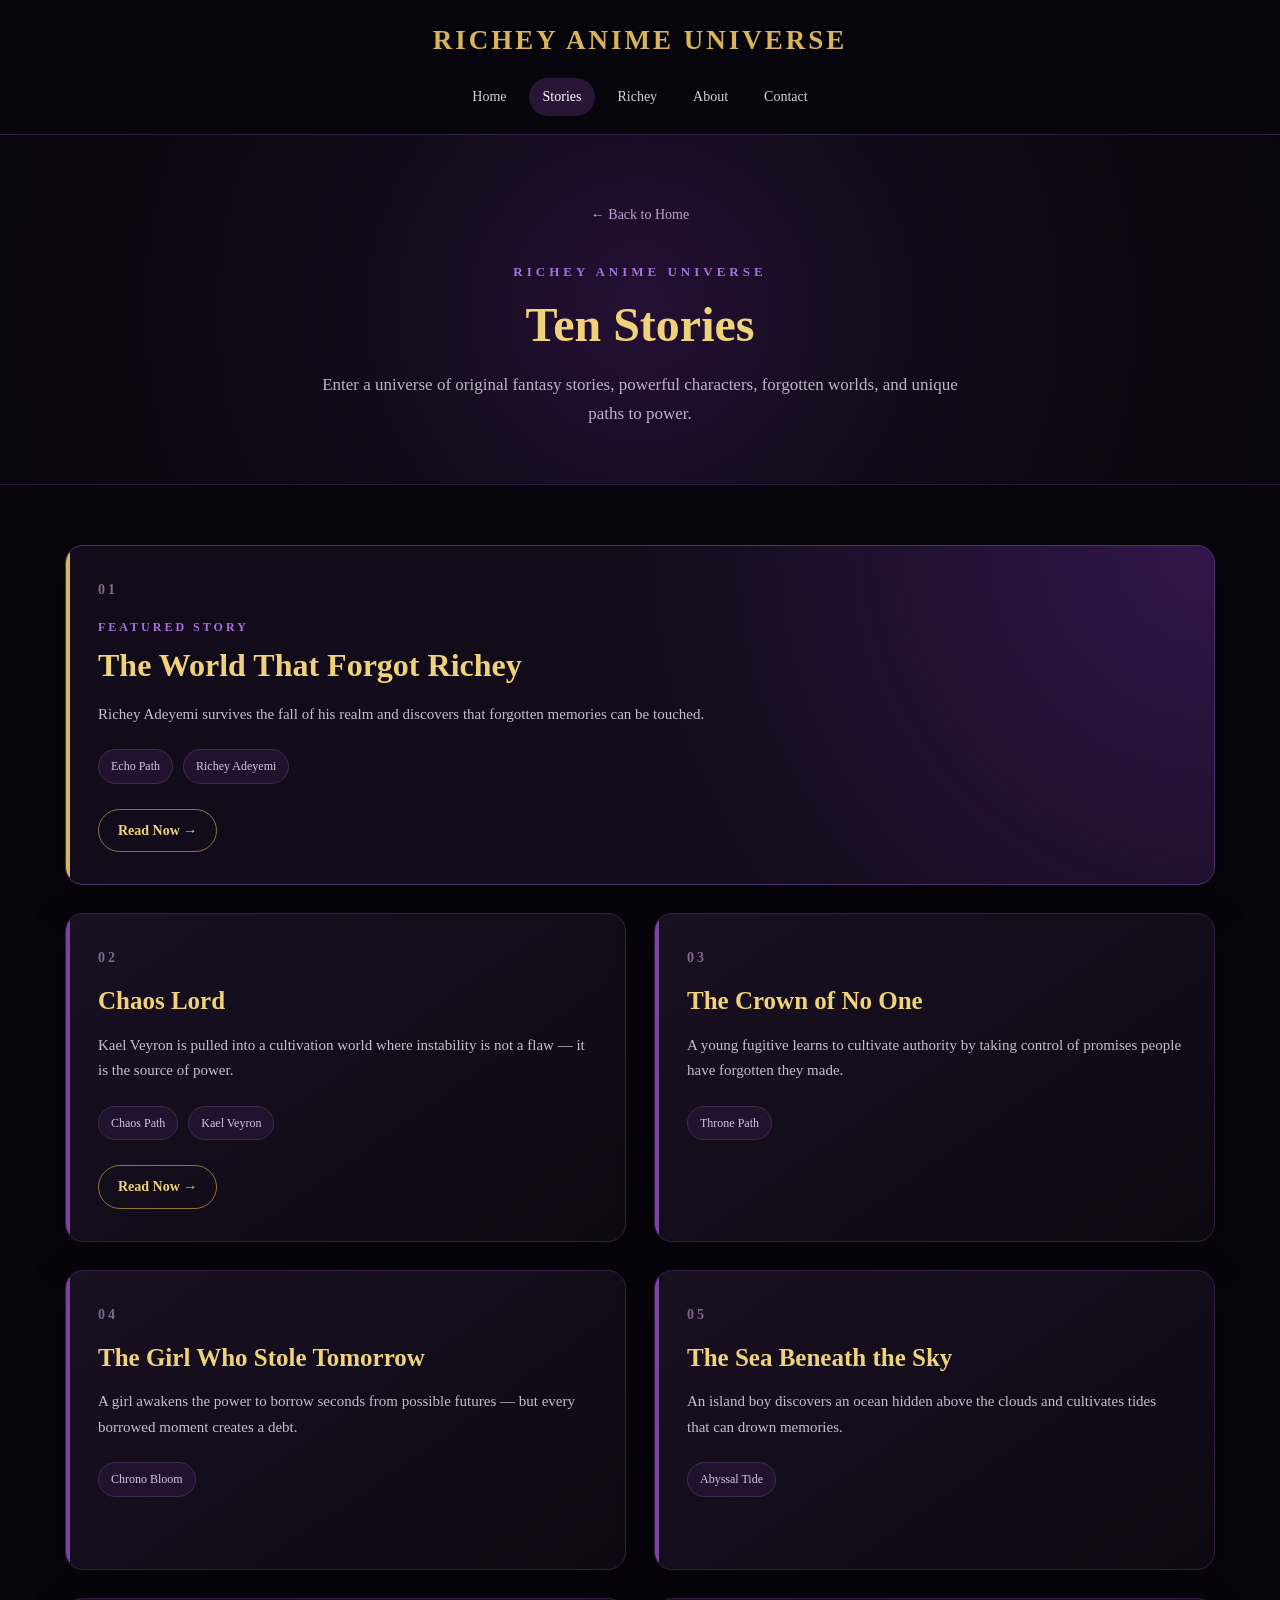
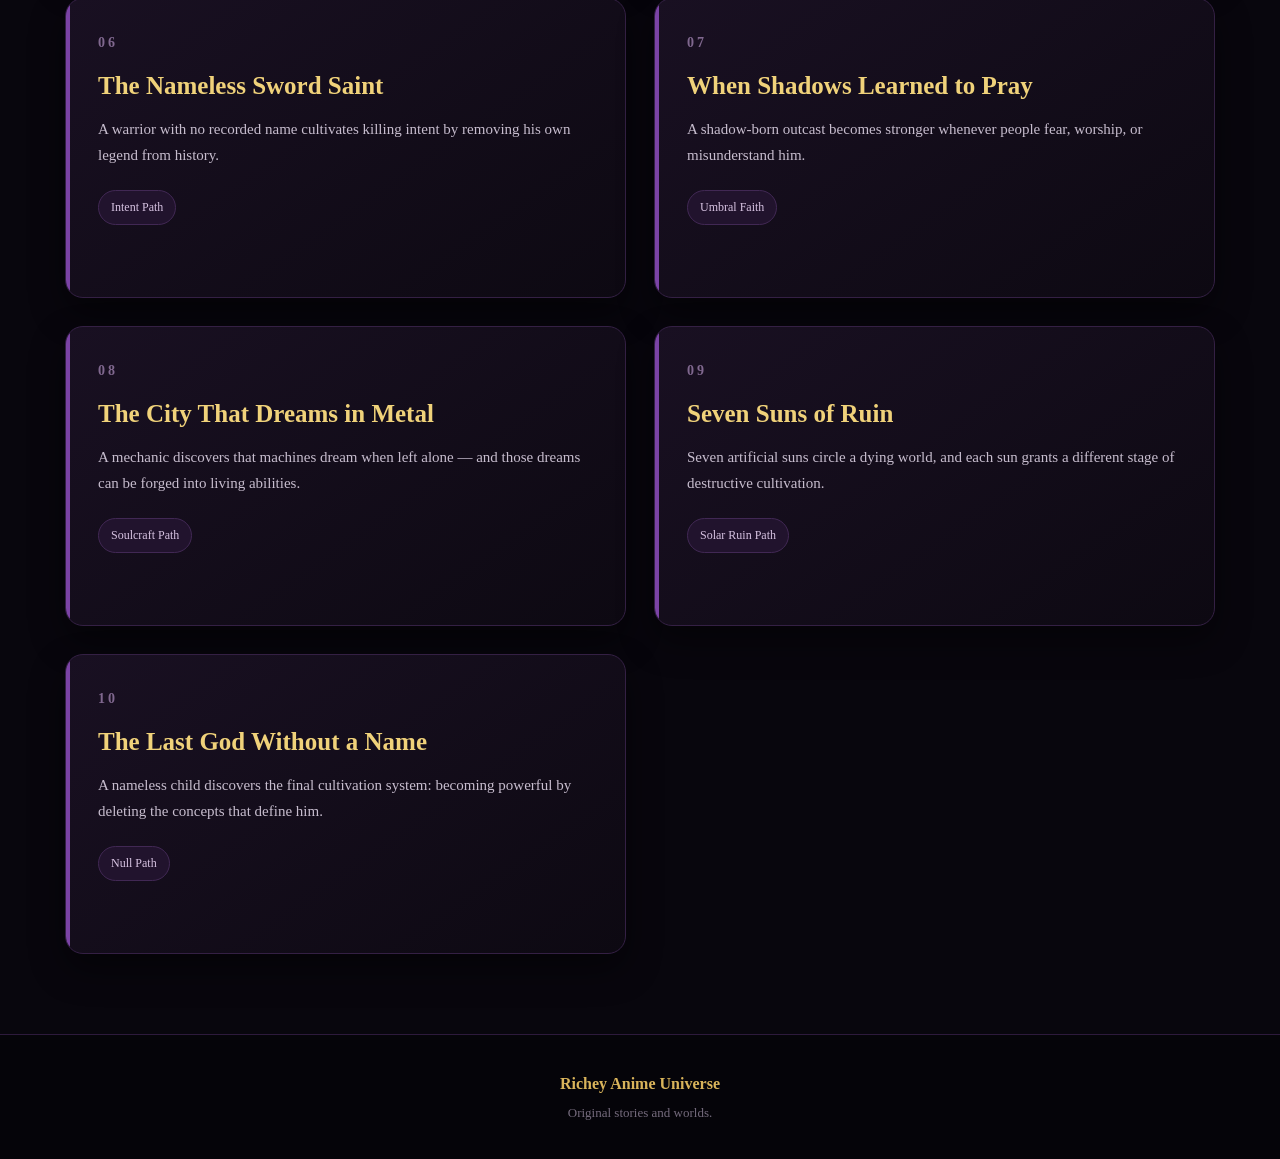
<file: stories.html>
<!DOCTYPE html>
<html lang="en">
<head>
    <meta charset="UTF-8">
    <meta name="viewport" content="width=device-width, initial-scale=1.0">
    <title>Stories | Richey Anime Universe</title>
    <link rel="stylesheet" href="style.css">
</head>

<body>

<header class="site-header">
    <div class="container">
        <h1>RICHEY ANIME UNIVERSE</h1>

        <nav class="main-nav">
            <a href="index.html">Home</a>
            <a href="stories.html" class="active">Stories</a>
            <a href="the-world-that-forgot-richey.html">Richey</a>
            <a href="about.html">About</a>
            <a href="contact.html">Contact</a>
        </nav>
    </div>
</header>

<main>

    <section class="stories-hero">
        <div class="container">
            <a href="index.html" class="back-link">← Back to Home</a>

            <p class="eyebrow">RICHEY ANIME UNIVERSE</p>

            <h2>Ten Stories</h2>

            <p class="hero-text">
                Enter a universe of original fantasy stories, powerful characters,
                forgotten worlds, and unique paths to power.
            </p>
        </div>
    </section>


    <section class="stories-section">
        <div class="container">

            <div class="story-grid">

                <!-- STORY 01 -->
                <article class="story-card featured-story">

                    <div class="story-number">01</div>

                    <div class="story-content">
                        <p class="story-label">FEATURED STORY</p>

                        <h3>The World That Forgot Richey</h3>

                        <p>
                            Richey Adeyemi survives the fall of his realm and
                            discovers that forgotten memories can be touched.
                        </p>

                        <div class="story-info">
                            <span>Echo Path</span>
                            <span>Richey Adeyemi</span>
                        </div>

                        <a href="the-world-that-forgot-richey.html" class="story-button">
                            Read Now →
                        </a>
                    </div>

                </article>


                <!-- STORY 02 -->
                <article class="story-card">

                    <div class="story-number">02</div>

                    <div class="story-content">
                        <h3>Chaos Lord</h3>

                        <p>
                            Kael Veyron is pulled into a cultivation world where
                            instability is not a flaw — it is the source of power.
                        </p>

                        <div class="story-info">
                            <span>Chaos Path</span>
                            <span>Kael Veyron</span>
                        </div>

                        <a href="chaos-lord.html" class="story-button">
                            Read Now →
                        </a>
                    </div>

                </article>


                <!-- STORY 03 -->
                <article class="story-card">

                    <div class="story-number">03</div>

                    <div class="story-content">
                        <h3>The Crown of No One</h3>

                        <p>
                            A young fugitive learns to cultivate authority by
                            taking control of promises people have forgotten
                            they made.
                        </p>

                        <div class="story-info">
                            <span>Throne Path</span>
                        </div>

                    </div>

                </article>


                <!-- STORY 04 -->
                <article class="story-card">

                    <div class="story-number">04</div>

                    <div class="story-content">
                        <h3>The Girl Who Stole Tomorrow</h3>

                        <p>
                            A girl awakens the power to borrow seconds from
                            possible futures — but every borrowed moment
                            creates a debt.
                        </p>

                        <div class="story-info">
                            <span>Chrono Bloom</span>
                        </div>

                    </div>

                </article>


                <!-- STORY 05 -->
                <article class="story-card">

                    <div class="story-number">05</div>

                    <div class="story-content">
                        <h3>The Sea Beneath the Sky</h3>

                        <p>
                            An island boy discovers an ocean hidden above the
                            clouds and cultivates tides that can drown memories.
                        </p>

                        <div class="story-info">
                            <span>Abyssal Tide</span>
                        </div>

                    </div>

                </article>


                <!-- STORY 06 -->
                <article class="story-card">

                    <div class="story-number">06</div>

                    <div class="story-content">
                        <h3>The Nameless Sword Saint</h3>

                        <p>
                            A warrior with no recorded name cultivates killing
                            intent by removing his own legend from history.
                        </p>

                        <div class="story-info">
                            <span>Intent Path</span>
                        </div>

                    </div>

                </article>


                <!-- STORY 07 -->
                <article class="story-card">

                    <div class="story-number">07</div>

                    <div class="story-content">
                        <h3>When Shadows Learned to Pray</h3>

                        <p>
                            A shadow-born outcast becomes stronger whenever
                            people fear, worship, or misunderstand him.
                        </p>

                        <div class="story-info">
                            <span>Umbral Faith</span>
                        </div>

                    </div>

                </article>


                <!-- STORY 08 -->
                <article class="story-card">

                    <div class="story-number">08</div>

                    <div class="story-content">
                        <h3>The City That Dreams in Metal</h3>

                        <p>
                            A mechanic discovers that machines dream when left
                            alone — and those dreams can be forged into living abilities.
                        </p>

                        <div class="story-info">
                            <span>Soulcraft Path</span>
                        </div>

                    </div>

                </article>


                <!-- STORY 09 -->
                <article class="story-card">

                    <div class="story-number">09</div>

                    <div class="story-content">
                        <h3>Seven Suns of Ruin</h3>

                        <p>
                            Seven artificial suns circle a dying world, and
                            each sun grants a different stage of destructive cultivation.
                        </p>

                        <div class="story-info">
                            <span>Solar Ruin Path</span>
                        </div>

                    </div>

                </article>


                <!-- STORY 10 -->
                <article class="story-card">

                    <div class="story-number">10</div>

                    <div class="story-content">
                        <h3>The Last God Without a Name</h3>

                        <p>
                            A nameless child discovers the final cultivation
                            system: becoming powerful by deleting the concepts
                            that define him.
                        </p>

                        <div class="story-info">
                            <span>Null Path</span>
                        </div>

                    </div>

                </article>

            </div>

        </div>
    </section>

</main>


<footer class="site-footer">
    <div class="container">
        <p>Richey Anime Universe</p>
        <p>Original stories and worlds.</p>
    </div>
</footer>

</body>
  </html>
</file>
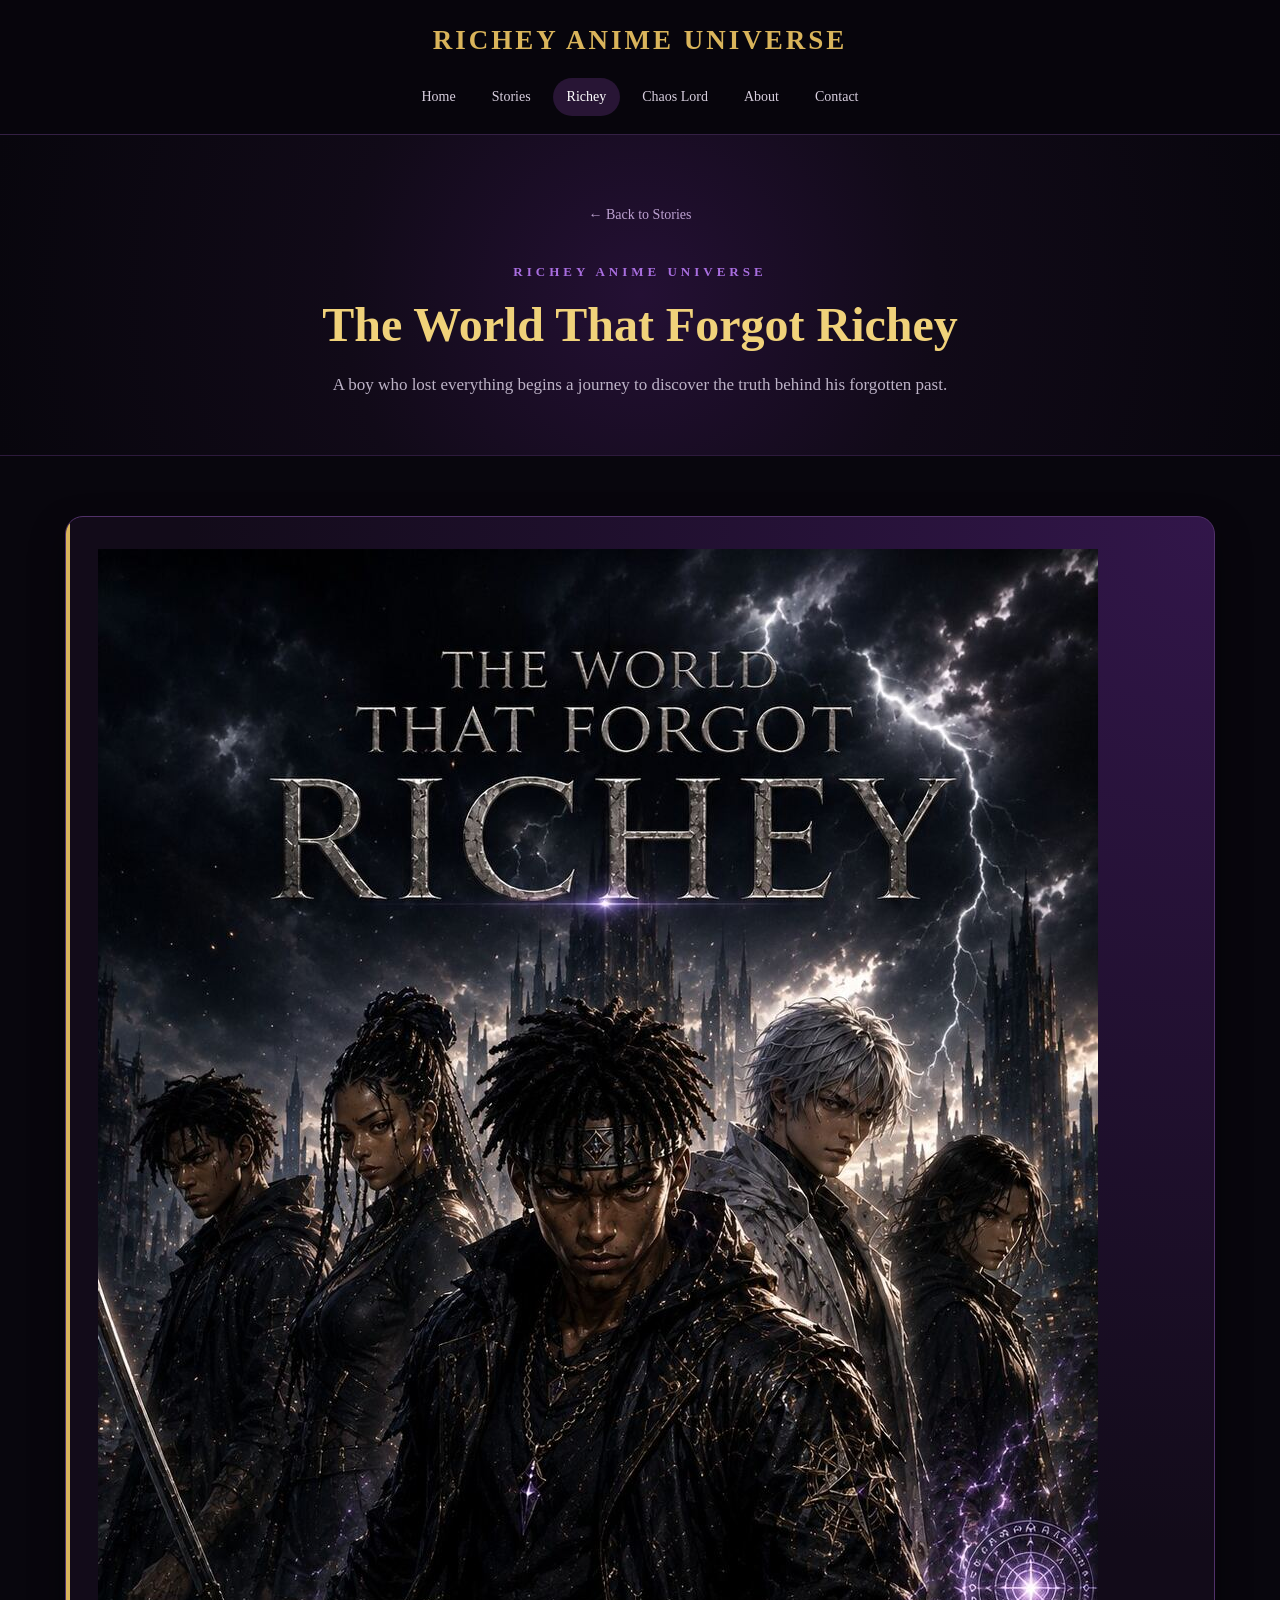
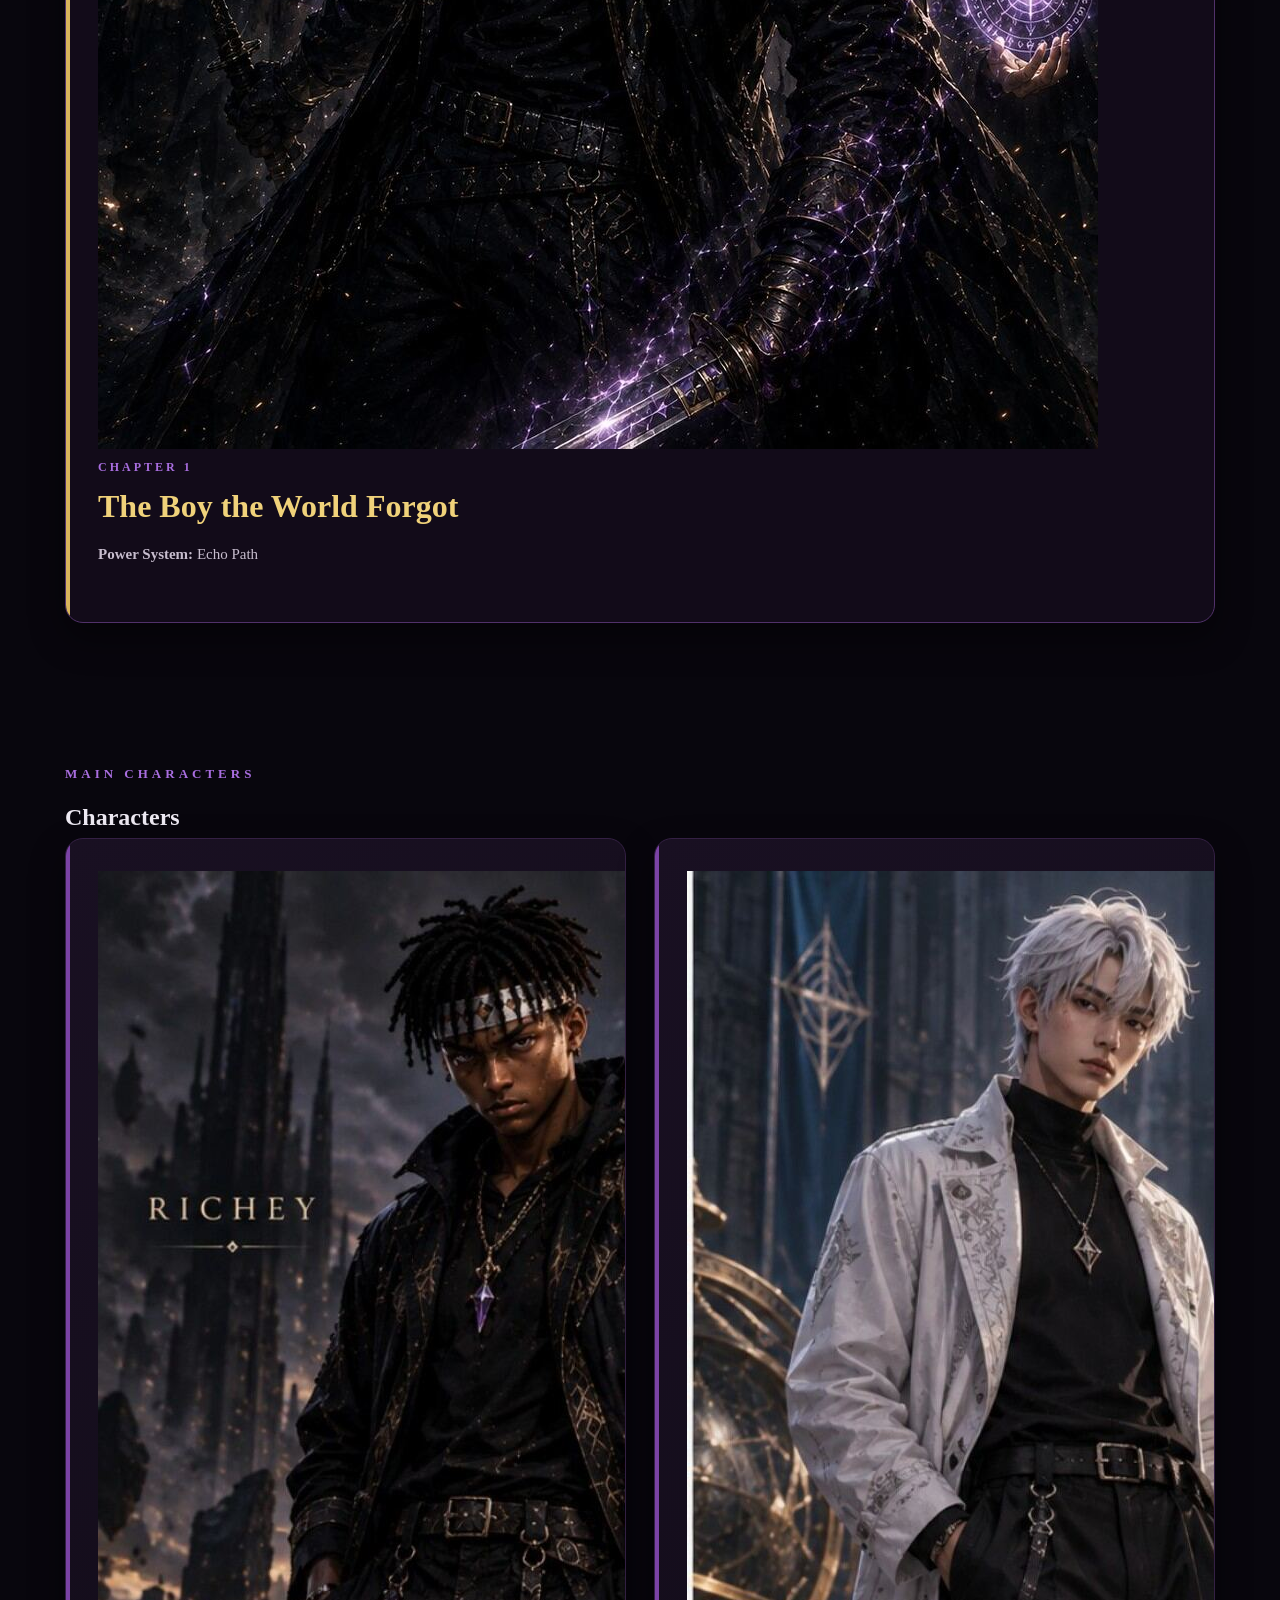
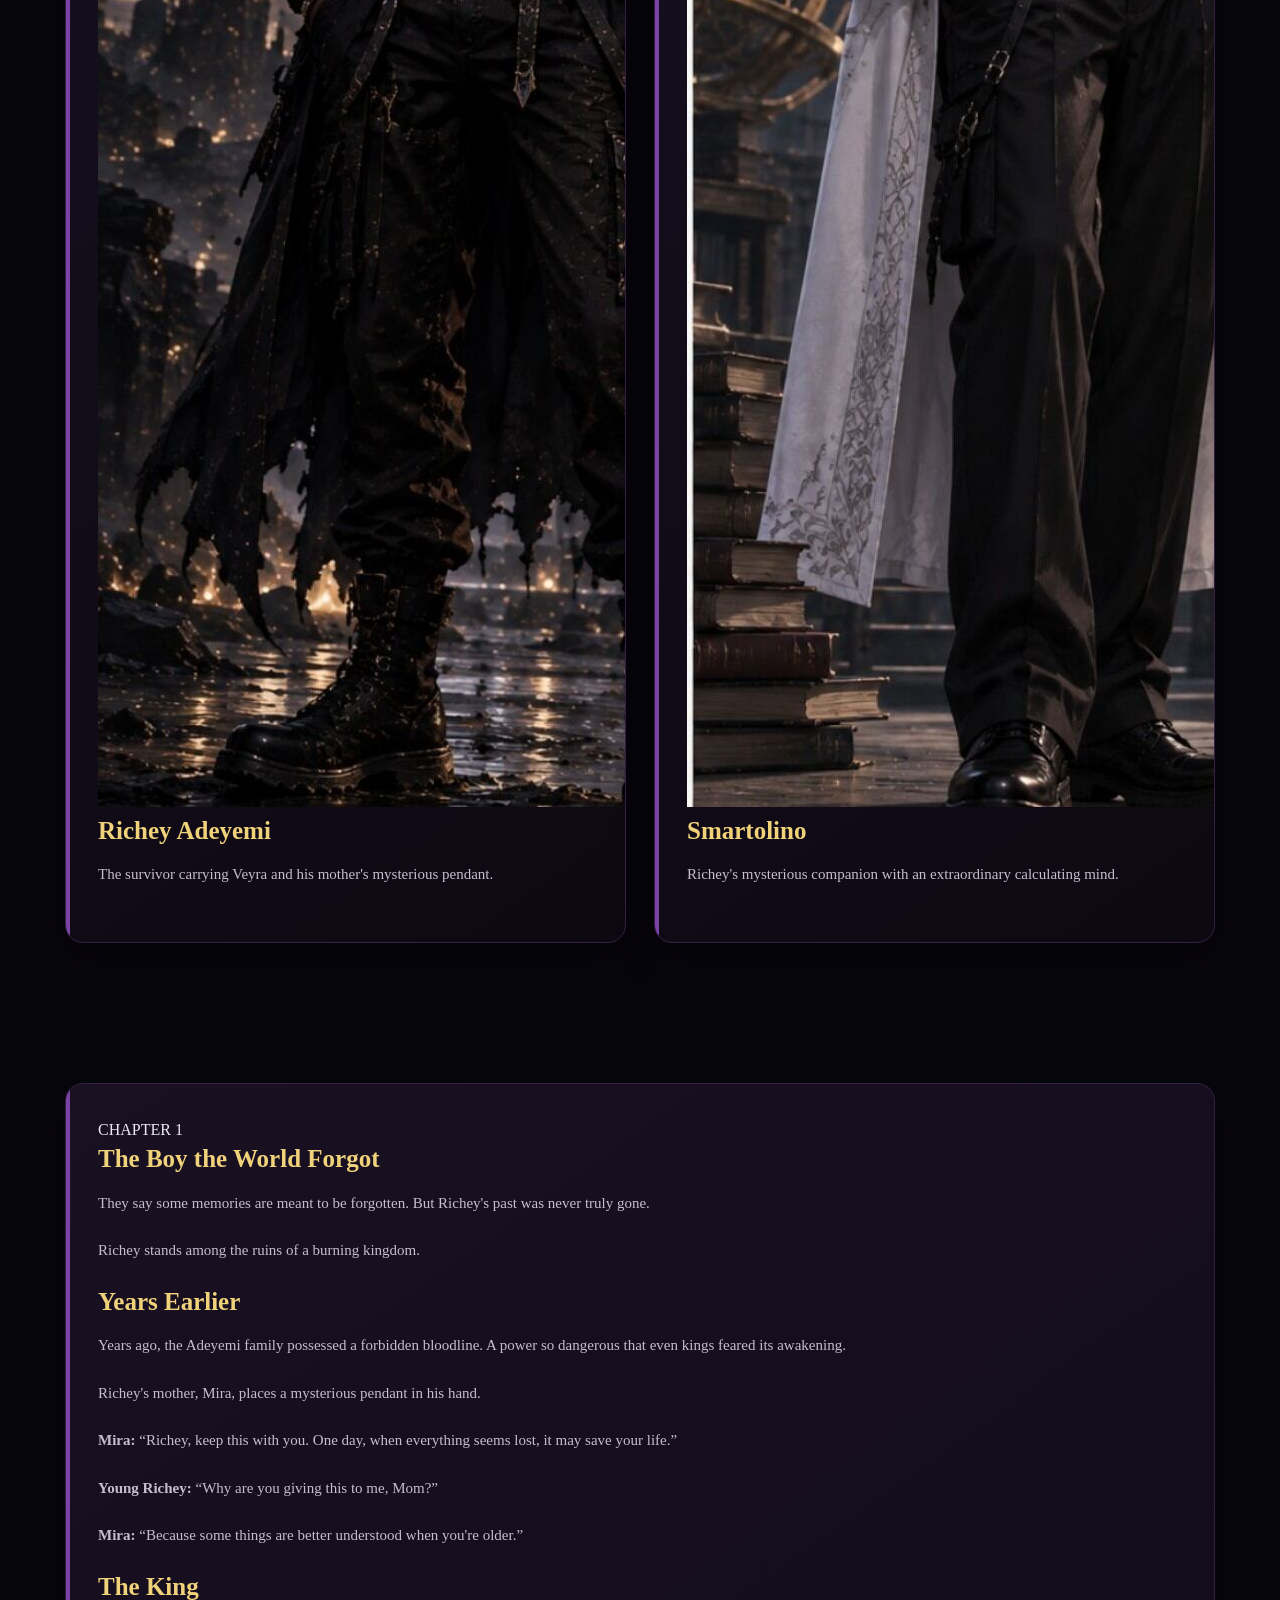
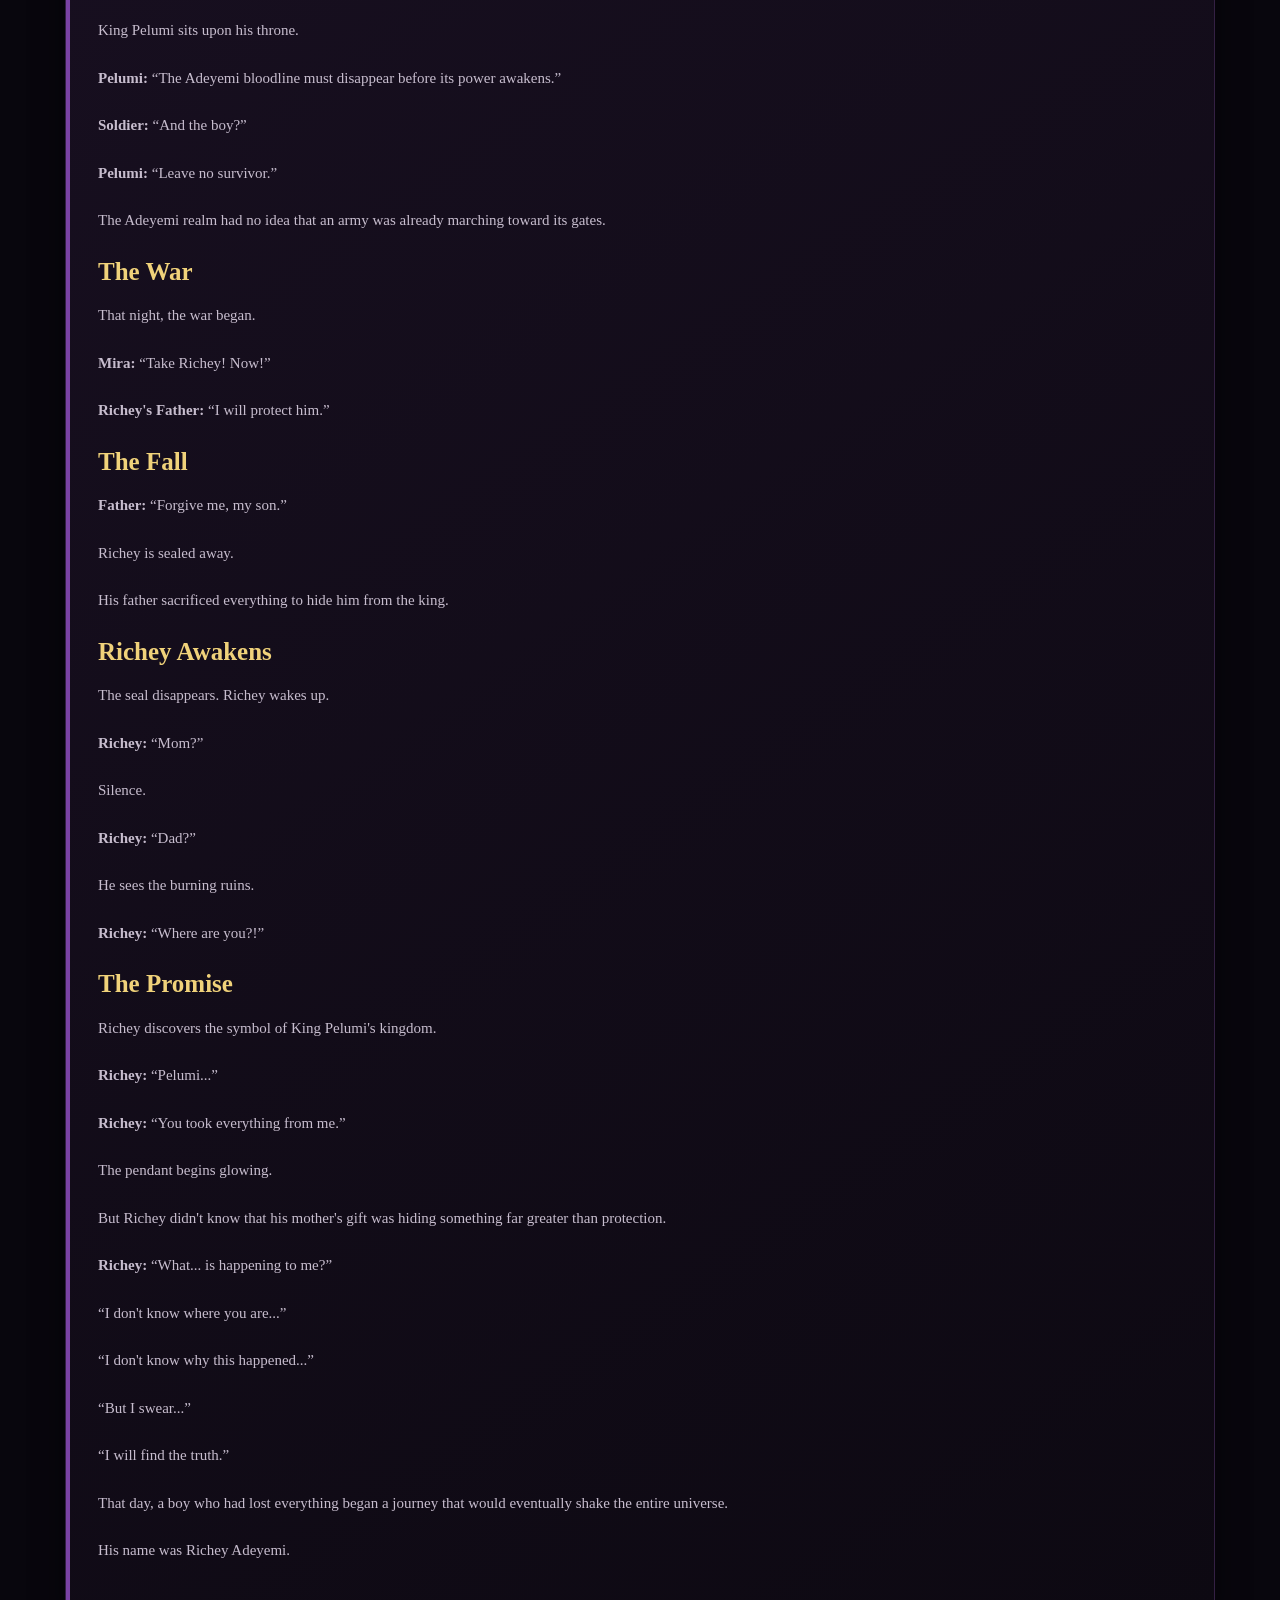
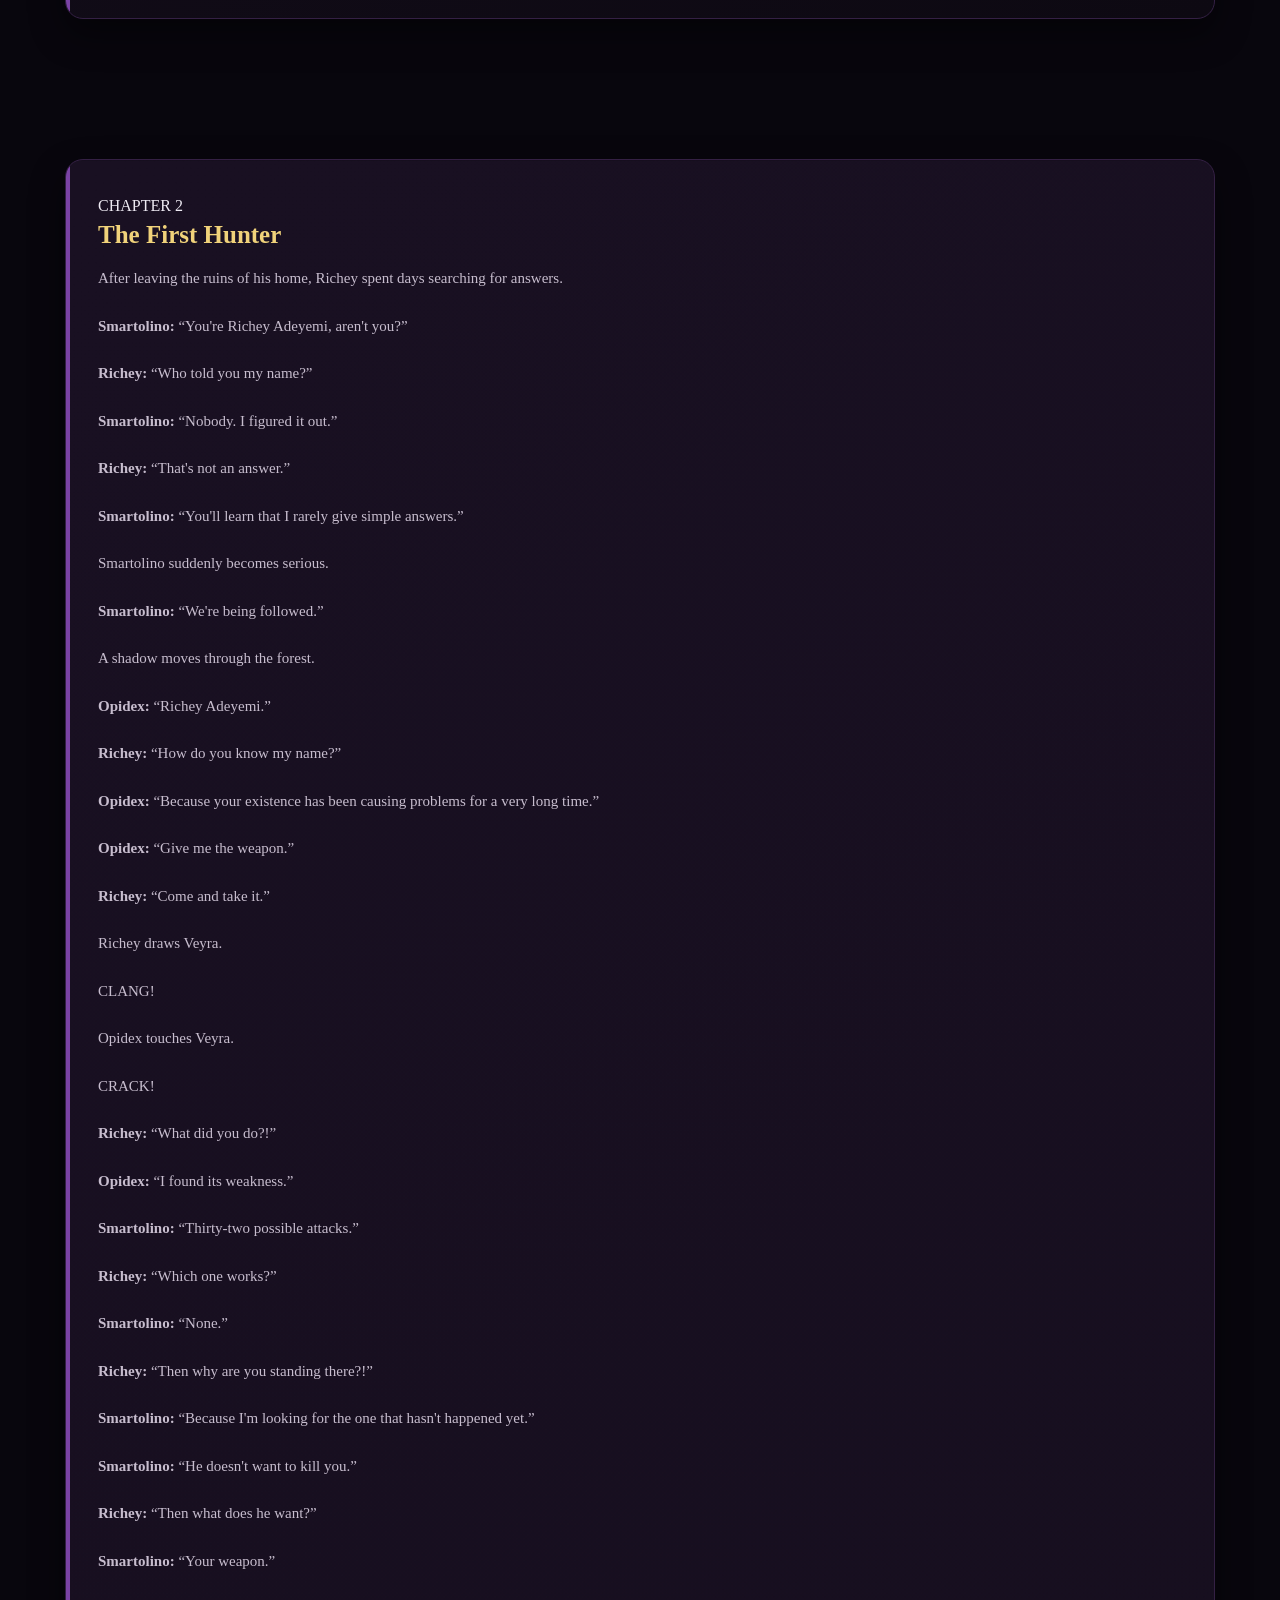
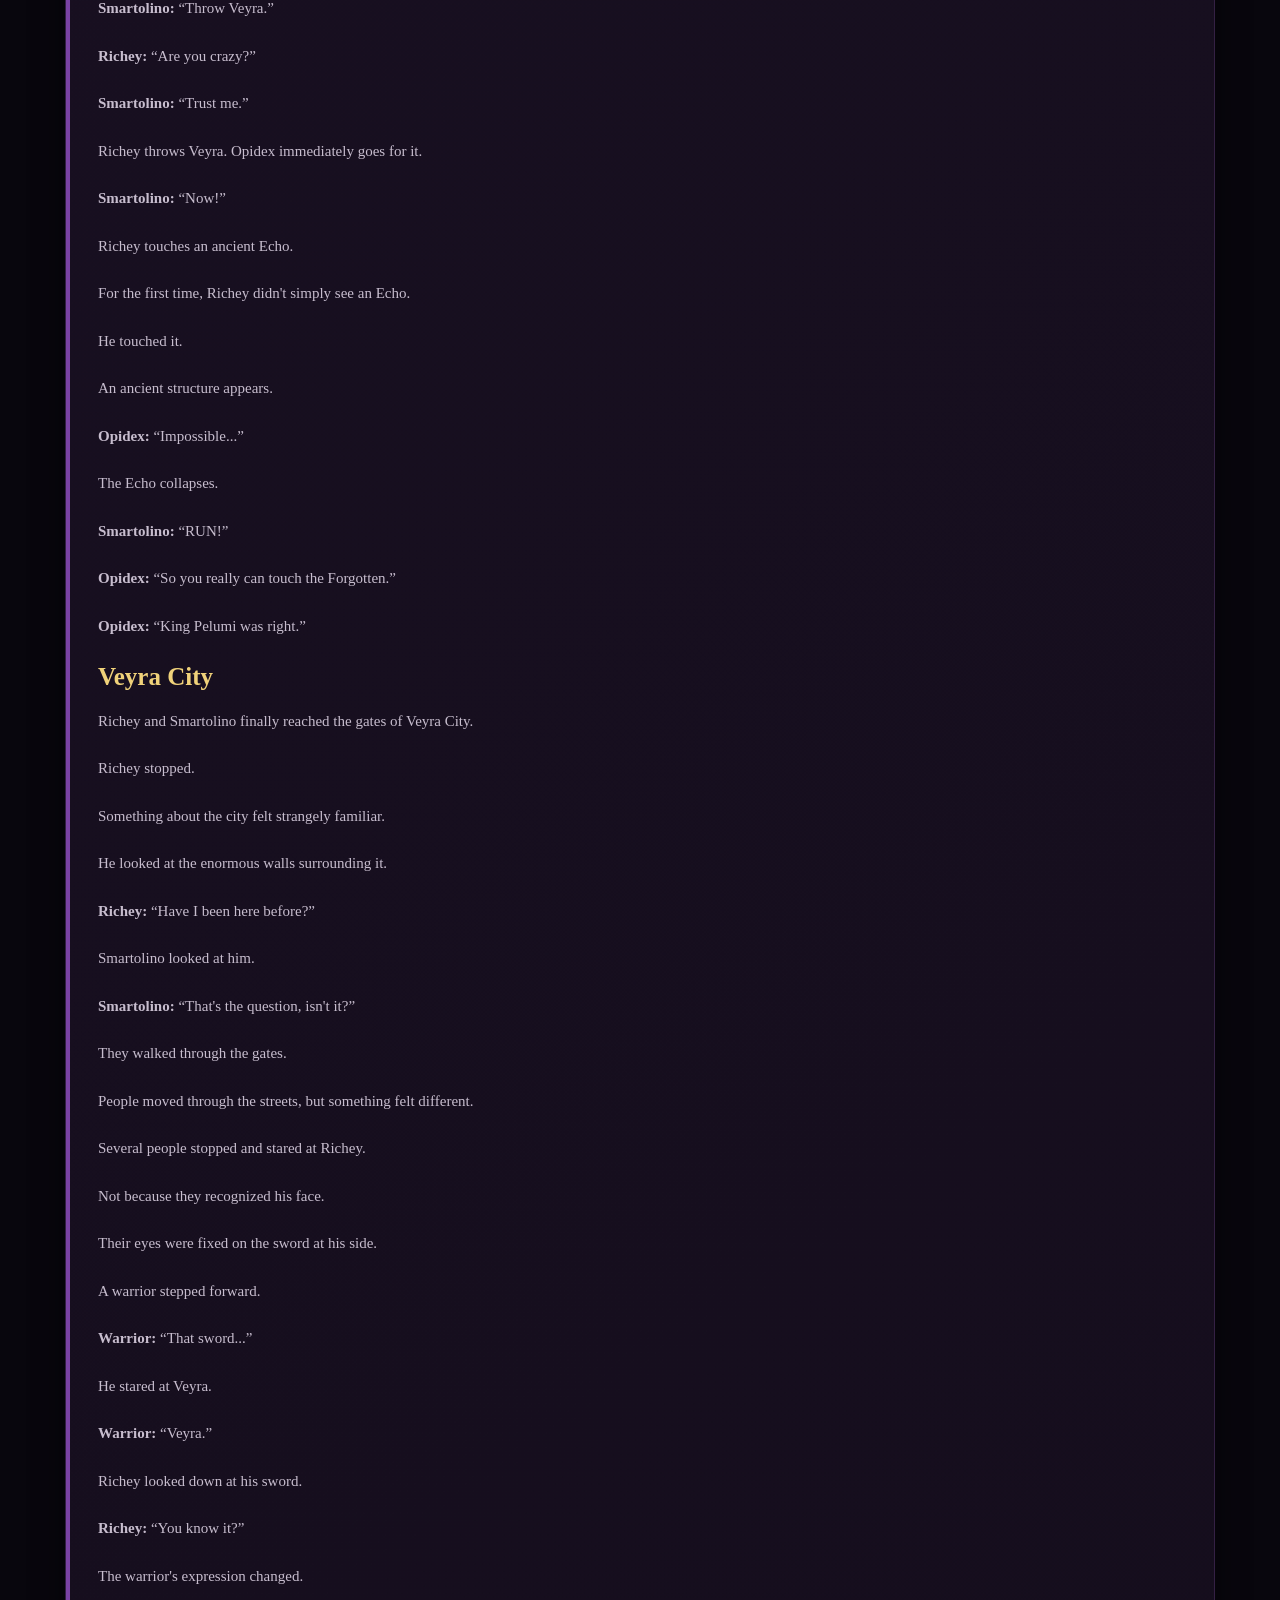
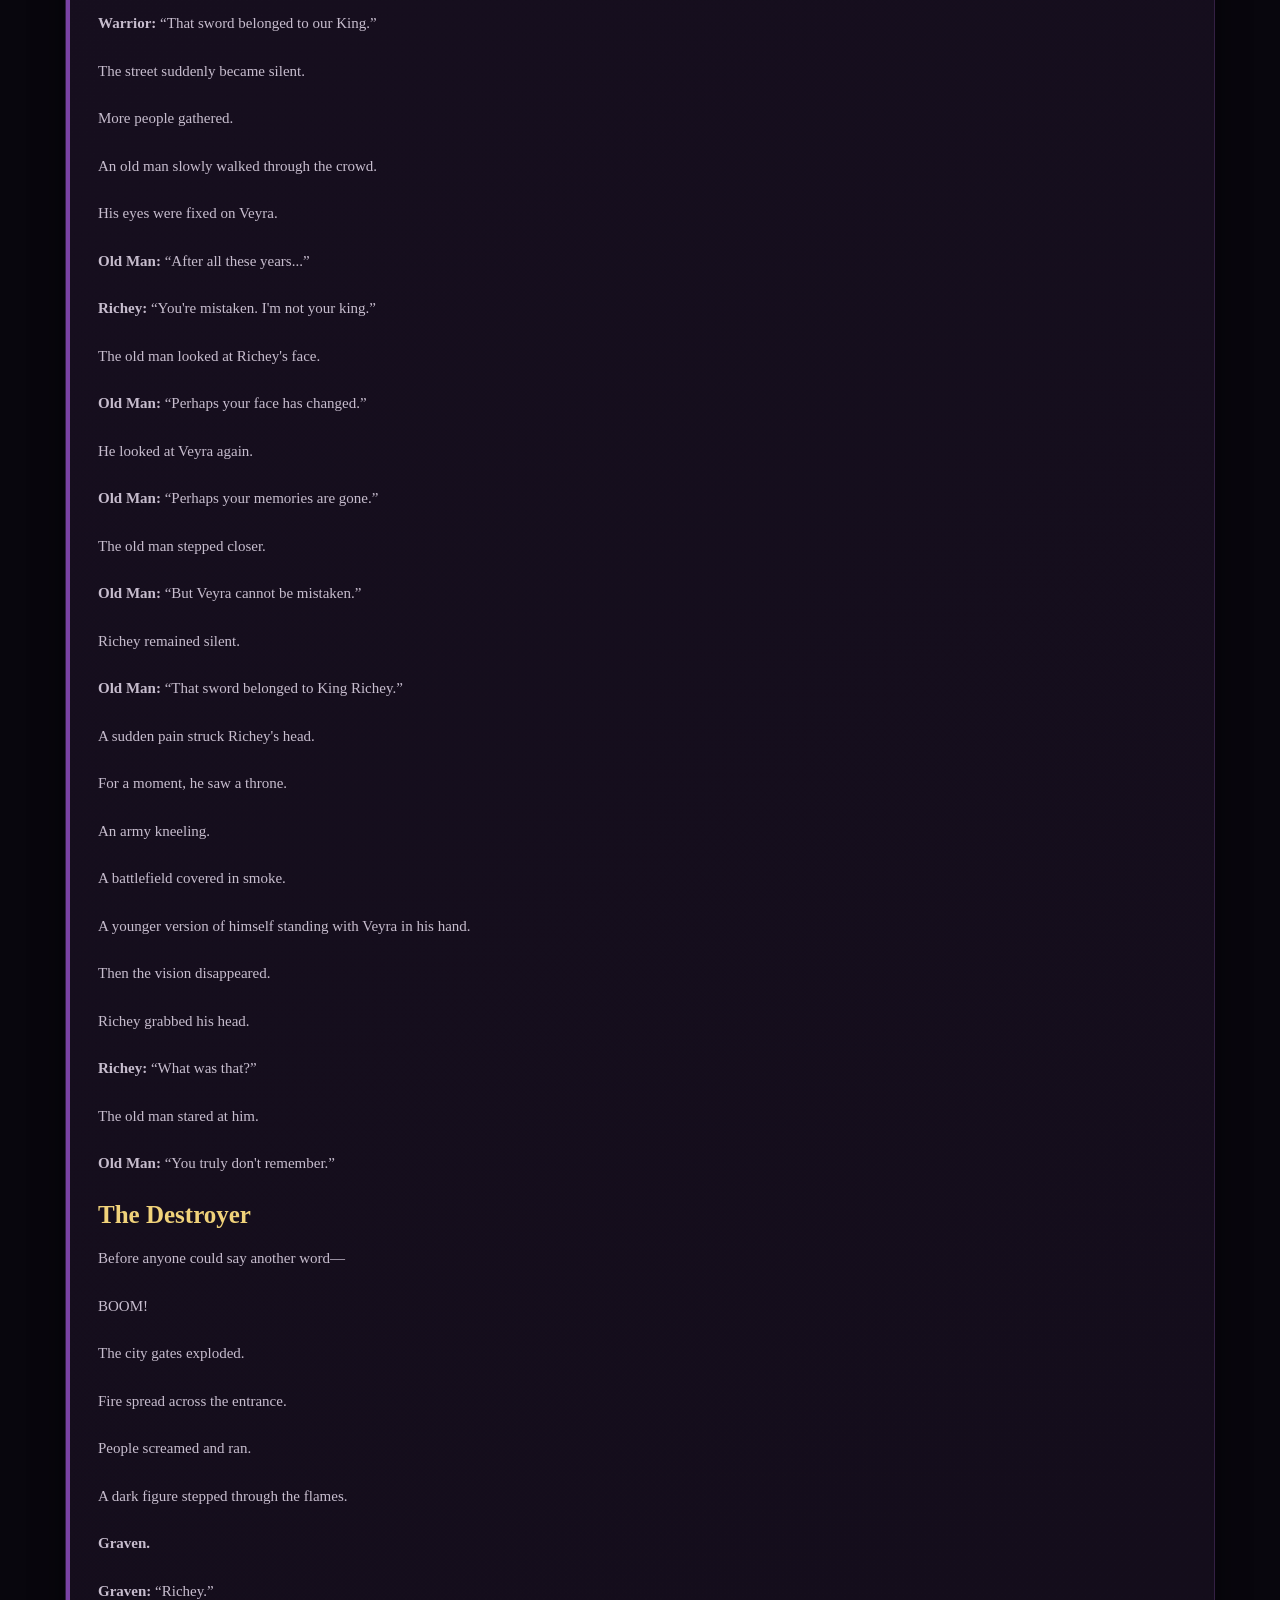
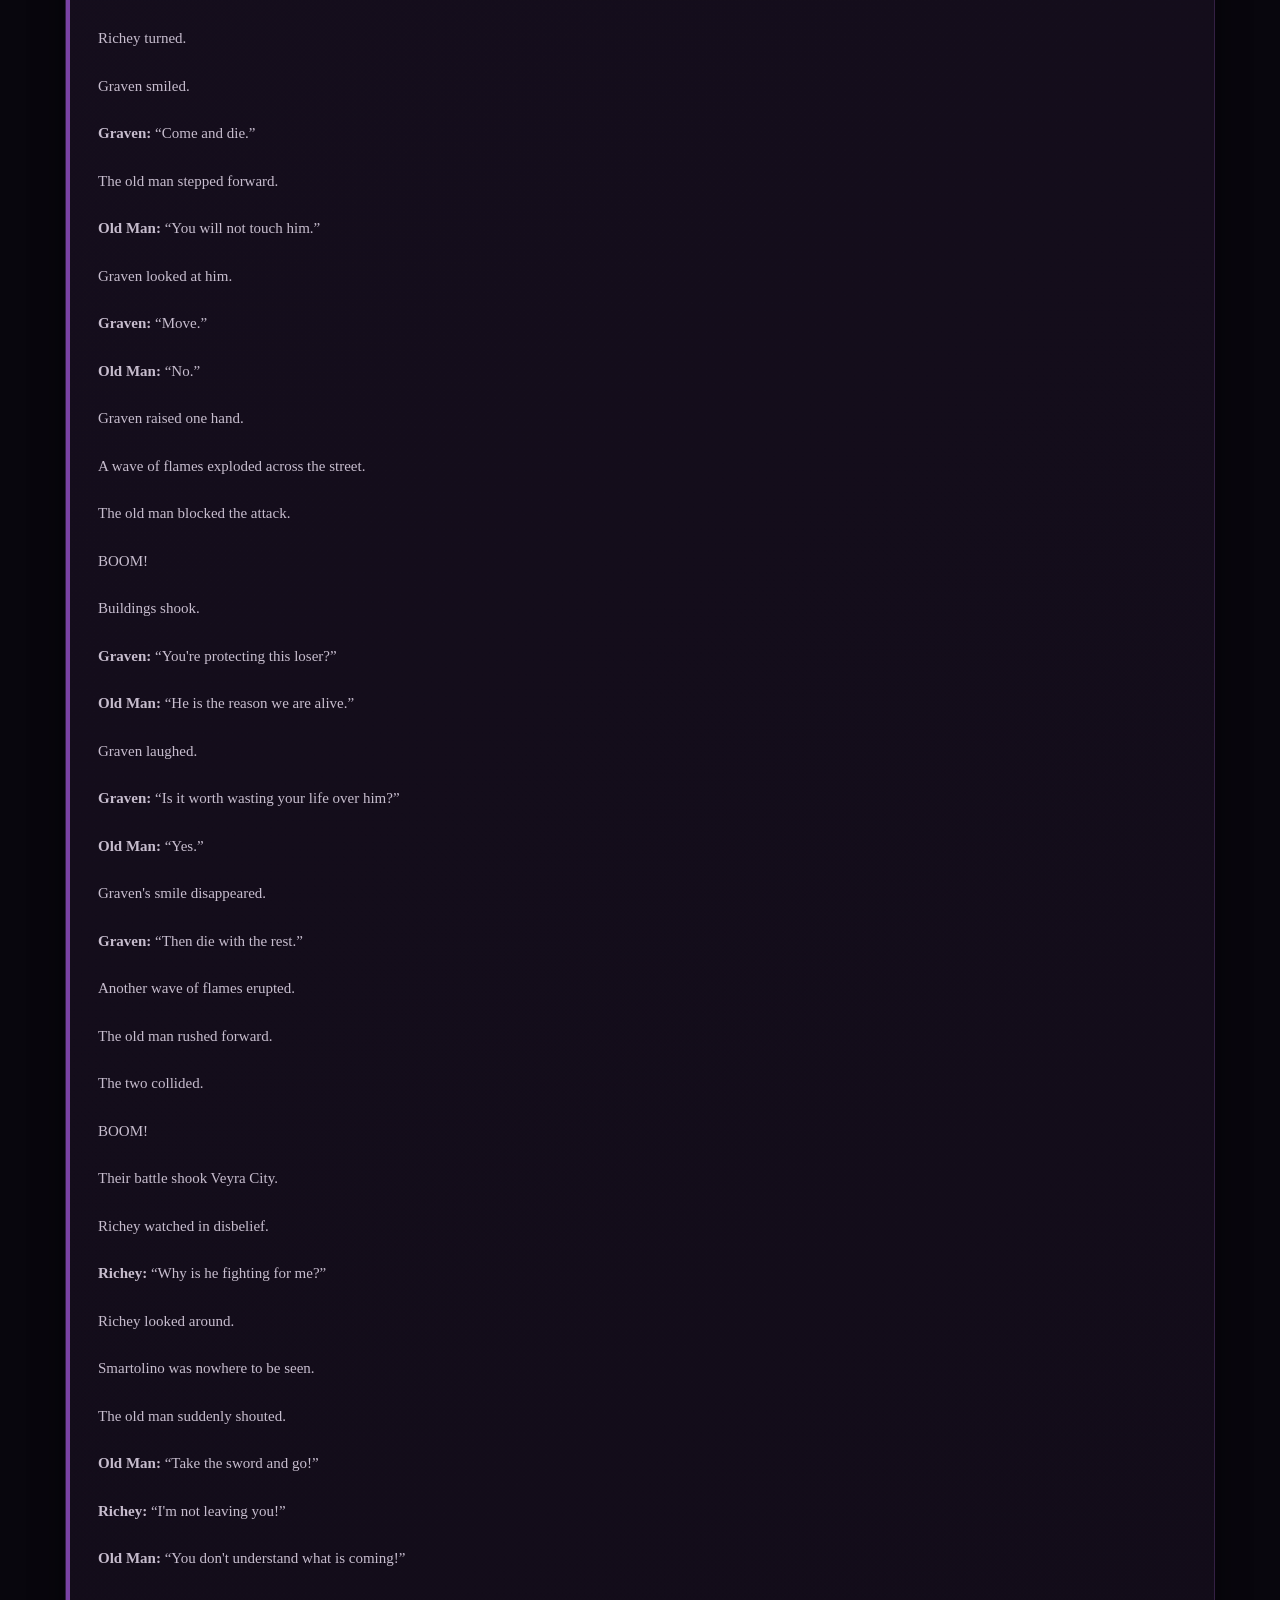
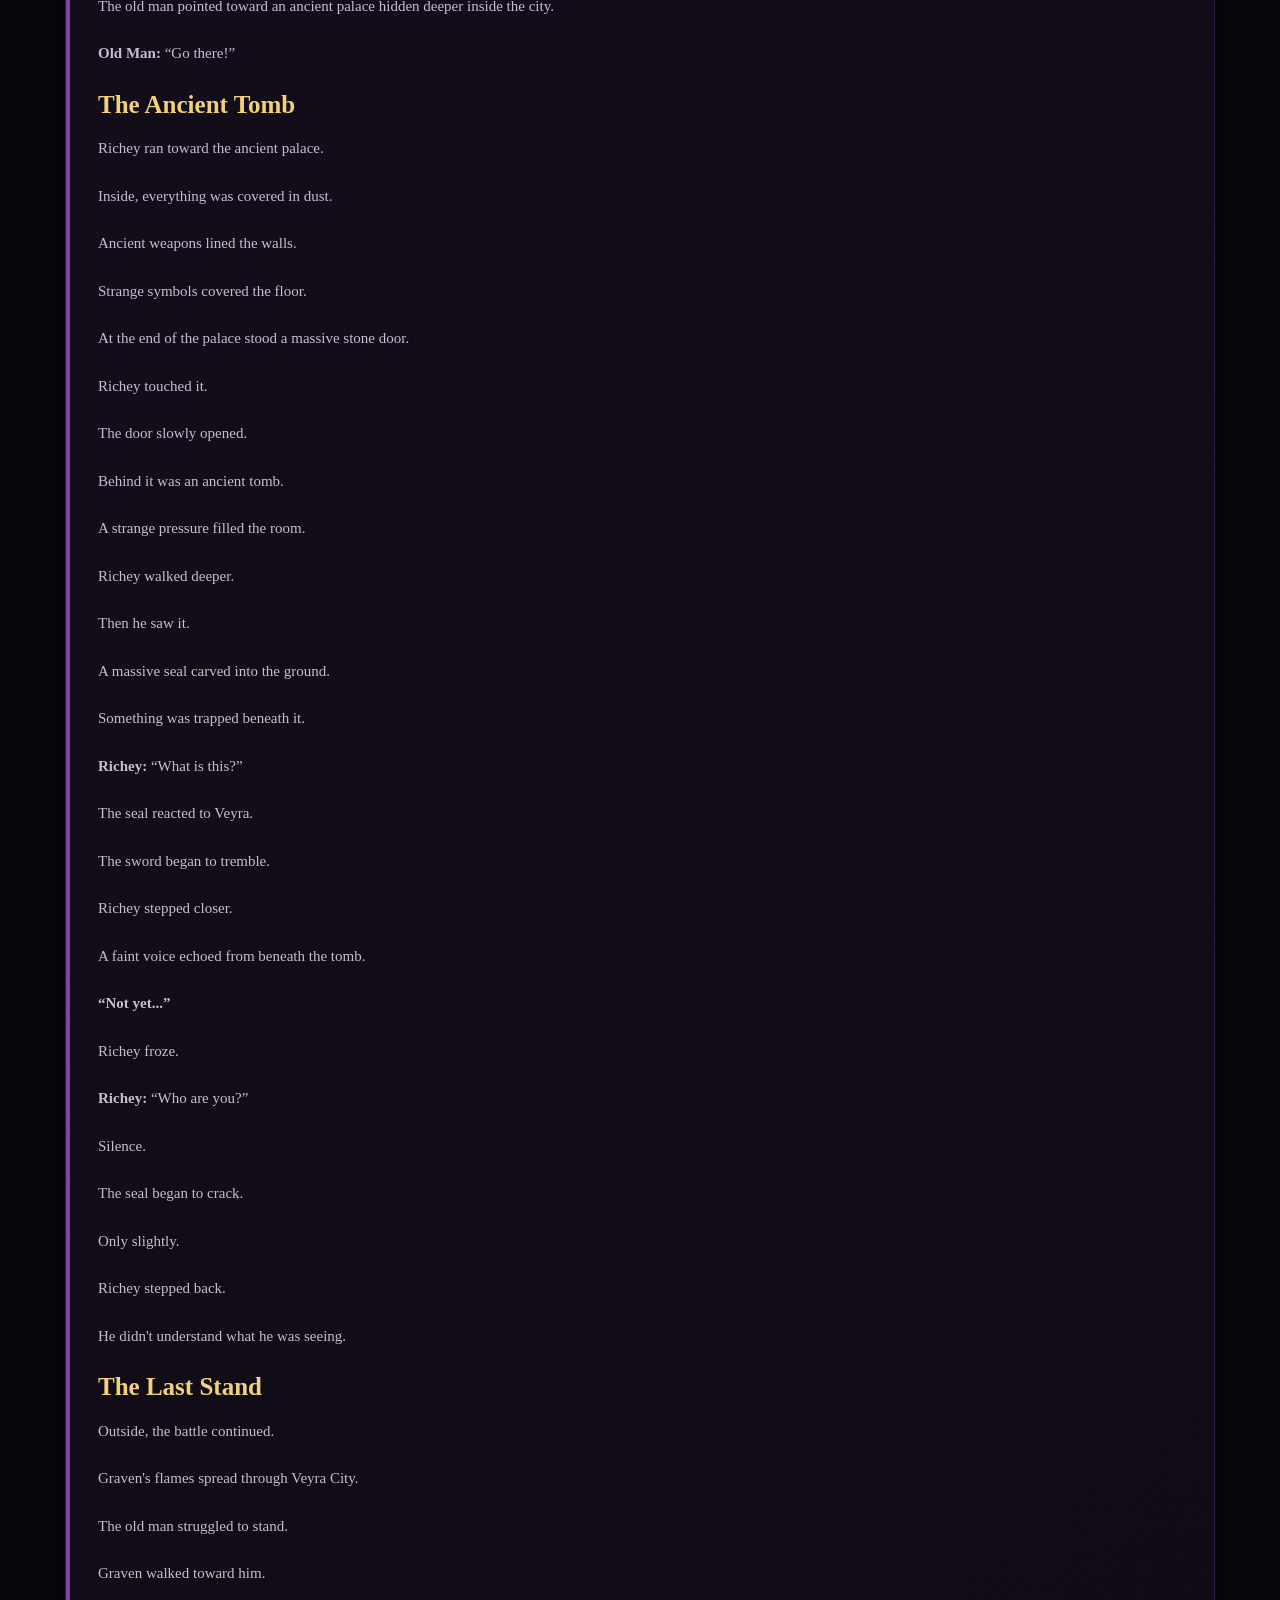
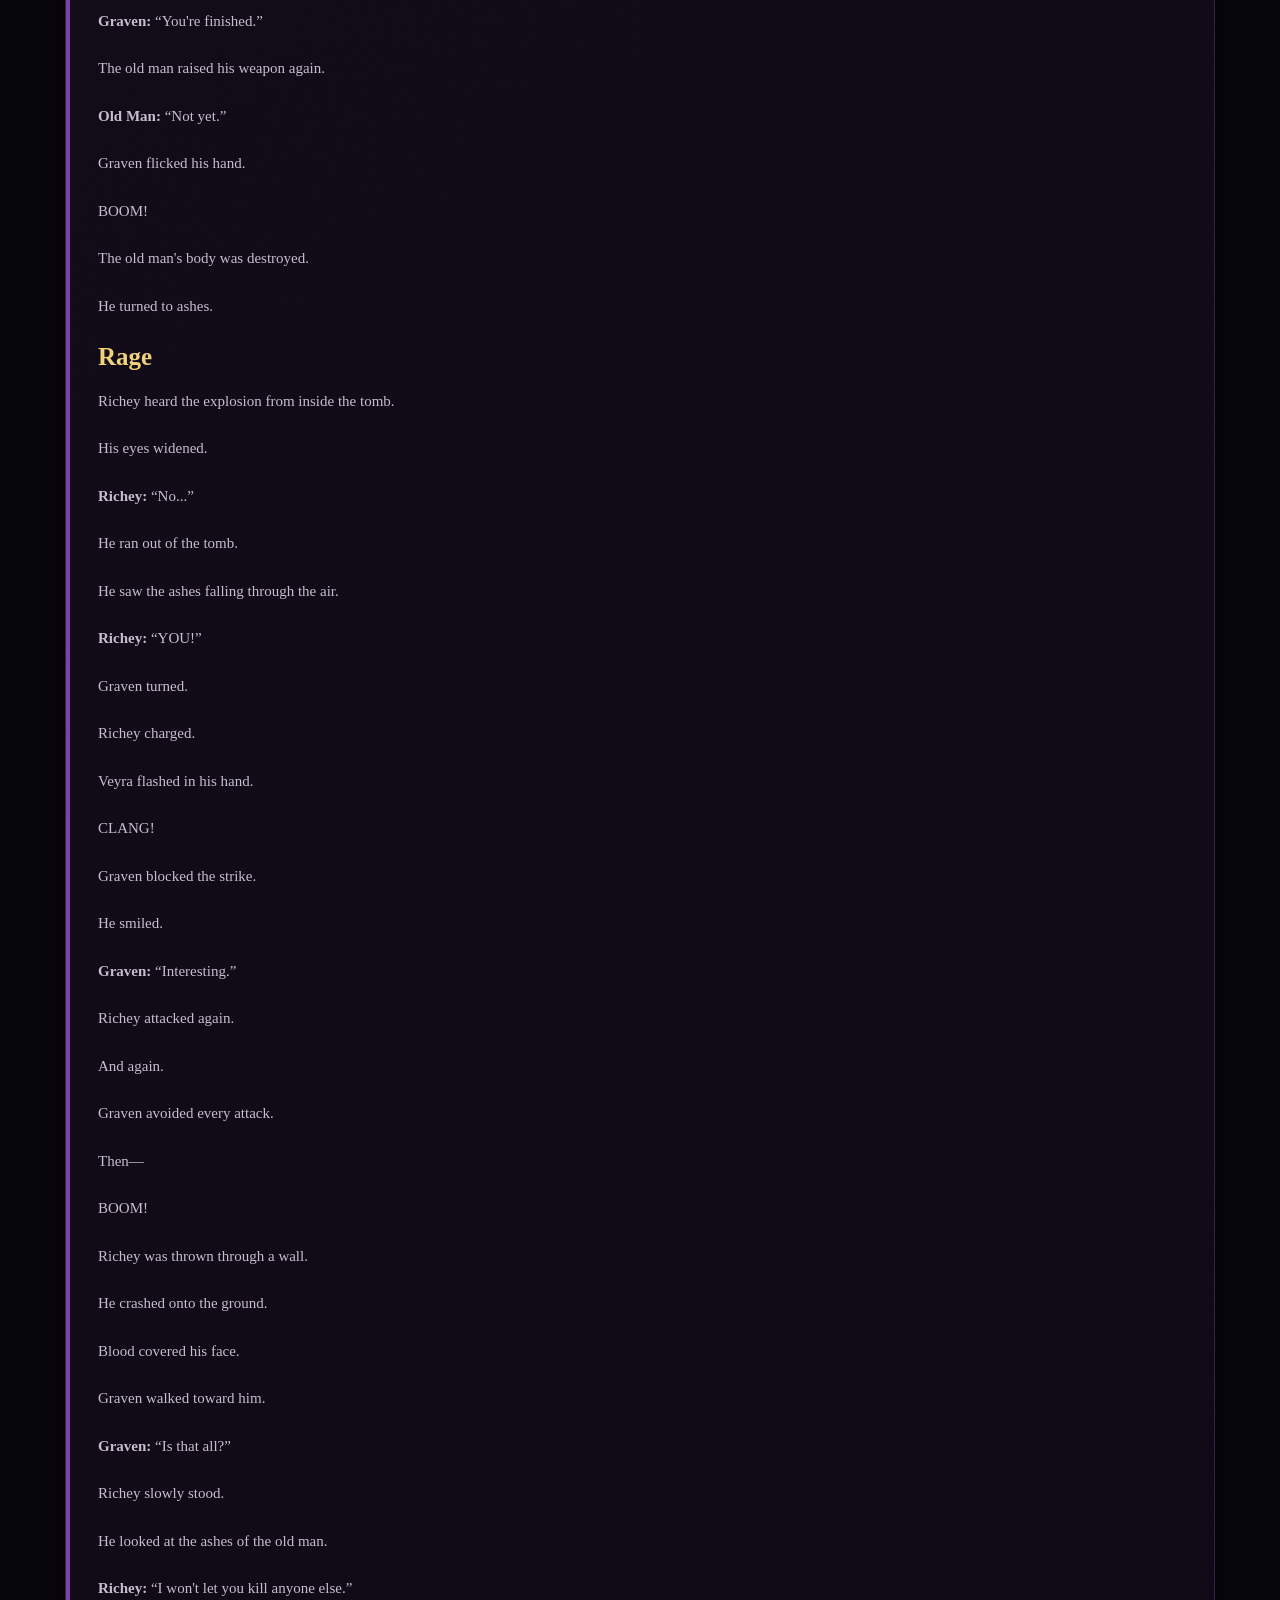
<file: the-world-that-forgot-richey.html>
<!DOCTYPE html>
<html lang="en">
<head>
    <meta charset="UTF-8">
    <meta name="viewport" content="width=device-width, initial-scale=1.0">

    <meta name="description" content="The World That Forgot Richey — an original fantasy story from Richey Anime Universe.">

    <title>The World That Forgot Richey | Richey Anime Universe</title>

    <link rel="stylesheet" href="style.css">
</head>

<body>

<header class="site-header">
    <div class="container">

        <h1>RICHEY ANIME UNIVERSE</h1>

        <nav class="main-nav">
            <a href="index.html">Home</a>
            <a href="stories.html">Stories</a>
            <a href="the-world-that-forgot-richey.html" class="active">Richey</a>
            <a href="chaos-lord.html">Chaos Lord</a>
            <a href="about.html">About</a>
            <a href="contact.html">Contact</a>
        </nav>

    </div>
</header>


<main>

    <!-- STORY HERO -->

    <section class="stories-hero">

        <div class="container">

            <a href="stories.html" class="back-link">
                ← Back to Stories
            </a>

            <div class="eyebrow">
                RICHEY ANIME UNIVERSE
            </div>

            <h2>
                The World That Forgot Richey
            </h2>

            <p class="hero-text">
                A boy who lost everything begins a journey to discover
                the truth behind his forgotten past.
            </p>

        </div>

    </section>


    <!-- STORY COVER -->

    <section class="stories-section">

        <div class="container">

            <article class="story-card featured-story">

                <div class="story-content">

                    <img
                        src="images/world-that-forgot-richey-cover.jpg"
                        alt="The World That Forgot Richey cover"
                        class="story-cover"
                    >

                    <div class="story-label">
                        CHAPTER 1
                    </div>

                    <h3>
                        The Boy the World Forgot
                    </h3>

                    <p>
                        <strong>Power System:</strong> Echo Path
                    </p>

                </div>

            </article>

        </div>

    </section>


    <!-- CHARACTERS -->

    <section class="stories-section">

        <div class="container">

            <div class="eyebrow">
                MAIN CHARACTERS
            </div>

            <h2>
                Characters
            </h2>

            <div class="story-grid">

                <article class="story-card">

                    <img
                        src="images/richey-portrait.jpg"
                        alt="Richey Adeyemi portrait"
                        class="character-image"
                    >

                    <div class="story-content">

                        <h3>
                            Richey Adeyemi
                        </h3>

                        <p>
                            The survivor carrying Veyra and his mother's
                            mysterious pendant.
                        </p>

                    </div>

                </article>


                <article class="story-card">

                    <img
                        src="images/smartolino-portrait.jpg"
                        alt="Smartolino portrait"
                        class="character-image"
                    >

                    <div class="story-content">

                        <h3>
                            Smartolino
                        </h3>

                        <p>
                            Richey's mysterious companion with an
                            extraordinary calculating mind.
                        </p>

                    </div>

                </article>

            </div>

        </div>

    </section>


    <!-- CHAPTER 1 -->

    <section class="stories-section">

        <div class="container">

            <article class="story-card">

                <div class="story-content">

                    <div class="story-label">
                        CHAPTER 1
                    </div>

                    <h3>
                        The Boy the World Forgot
                    </h3>

                    <p>
                        They say some memories are meant to be forgotten.
                        But Richey's past was never truly gone.
                    </p>

                    <p>
                        Richey stands among the ruins of a burning kingdom.
                    </p>

                    <h3>
                        Years Earlier
                    </h3>

                    <p>
                        Years ago, the Adeyemi family possessed a forbidden
                        bloodline. A power so dangerous that even kings
                        feared its awakening.
                    </p>

                    <p>
                        Richey's mother, Mira, places a mysterious pendant
                        in his hand.
                    </p>

                    <p>
                        <strong>Mira:</strong>
                        “Richey, keep this with you. One day, when everything
                        seems lost, it may save your life.”
                    </p>

                    <p>
                        <strong>Young Richey:</strong>
                        “Why are you giving this to me, Mom?”
                    </p>

                    <p>
                        <strong>Mira:</strong>
                        “Because some things are better understood when
                        you're older.”
                    </p>

                    <h3>
                        The King
                    </h3>

                    <p>
                        King Pelumi sits upon his throne.
                    </p>

                    <p>
                        <strong>Pelumi:</strong>
                        “The Adeyemi bloodline must disappear before its
                        power awakens.”
                    </p>

                    <p>
                        <strong>Soldier:</strong>
                        “And the boy?”
                    </p>

                    <p>
                        <strong>Pelumi:</strong>
                        “Leave no survivor.”
                    </p>

                    <p>
                        The Adeyemi realm had no idea that an army was
                        already marching toward its gates.
                    </p>

                    <h3>
                        The War
                    </h3>

                    <p>
                        That night, the war began.
                    </p>

                    <p>
                        <strong>Mira:</strong>
                        “Take Richey! Now!”
                    </p>

                    <p>
                        <strong>Richey's Father:</strong>
                        “I will protect him.”
                    </p>

                    <h3>
                        The Fall
                    </h3>

                    <p>
                        <strong>Father:</strong>
                        “Forgive me, my son.”
                    </p>

                    <p>
                        Richey is sealed away.
                    </p>

                    <p>
                        His father sacrificed everything to hide him
                        from the king.
                    </p>

                    <h3>
                        Richey Awakens
                    </h3>

                    <p>
                        The seal disappears. Richey wakes up.
                    </p>

                    <p>
                        <strong>Richey:</strong>
                        “Mom?”
                    </p>

                    <p>
                        Silence.
                    </p>

                    <p>
                        <strong>Richey:</strong>
                        “Dad?”
                    </p>

                    <p>
                        He sees the burning ruins.
                    </p>

                    <p>
                        <strong>Richey:</strong>
                        “Where are you?!”
                    </p>

                    <h3>
                        The Promise
                    </h3>

                    <p>
                        Richey discovers the symbol of King Pelumi's
                        kingdom.
                    </p>

                    <p>
                        <strong>Richey:</strong>
                        “Pelumi...”
                    </p>

                    <p>
                        <strong>Richey:</strong>
                        “You took everything from me.”
                    </p>

                    <p>
                        The pendant begins glowing.
                    </p>

                    <p>
                        But Richey didn't know that his mother's gift was
                        hiding something far greater than protection.
                    </p>

                    <p>
                        <strong>Richey:</strong>
                        “What... is happening to me?”
                    </p>

                    <p>
                        “I don't know where you are...”
                    </p>

                    <p>
                        “I don't know why this happened...”
                    </p>

                    <p>
                        “But I swear...”
                    </p>

                    <p>
                        “I will find the truth.”
                    </p>

                    <p>
                        That day, a boy who had lost everything began a
                        journey that would eventually shake the entire
                        universe.
                    </p>

                    <p>
                        His name was Richey Adeyemi.
                    </p>

                </div>

            </article>

        </div>

    </section>


    <!-- CHAPTER 2 -->

    <section class="stories-section">

        <div class="container">

            <article class="story-card">

                <div class="story-content">

                    <div class="story-label">
                        CHAPTER 2
                    </div>

                    <h3>
                        The First Hunter
                    </h3>

                    <p>
                        After leaving the ruins of his home, Richey spent
                        days searching for answers.
                    </p>

                    <p>
                        <strong>Smartolino:</strong>
                        “You're Richey Adeyemi, aren't you?”
                    </p>

                    <p>
                        <strong>Richey:</strong>
                        “Who told you my name?”
                    </p>

                    <p>
                        <strong>Smartolino:</strong>
                        “Nobody. I figured it out.”
                    </p>

                    <p>
                        <strong>Richey:</strong>
                        “That's not an answer.”
                    </p>

                    <p>
                        <strong>Smartolino:</strong>
                        “You'll learn that I rarely give simple answers.”
                    </p>

                    <p>
                        Smartolino suddenly becomes serious.
                    </p>

                    <p>
                        <strong>Smartolino:</strong>
                        “We're being followed.”
                    </p>

                    <p>
                        A shadow moves through the forest.
                    </p>

                    <p>
                        <strong>Opidex:</strong>
                        “Richey Adeyemi.”
                    </p>

                    <p>
                        <strong>Richey:</strong>
                        “How do you know my name?”
                    </p>

                    <p>
                        <strong>Opidex:</strong>
                        “Because your existence has been causing problems
                        for a very long time.”
                    </p>

                    <p>
                        <strong>Opidex:</strong>
                        “Give me the weapon.”
                    </p>

                    <p>
                        <strong>Richey:</strong>
                        “Come and take it.”
                    </p>

                    <p>
                        Richey draws Veyra.
                    </p>

                    <p>
                        CLANG!
                    </p>

                    <p>
                        Opidex touches Veyra.
                    </p>

                    <p>
                        CRACK!
                    </p>

                    <p>
                        <strong>Richey:</strong>
                        “What did you do?!”
                    </p>

                    <p>
                        <strong>Opidex:</strong>
                        “I found its weakness.”
                    </p>

                    <p>
                        <strong>Smartolino:</strong>
                        “Thirty-two possible attacks.”
                    </p>

                    <p>
                        <strong>Richey:</strong>
                        “Which one works?”
                    </p>

                    <p>
                        <strong>Smartolino:</strong>
                        “None.”
                    </p>

                    <p>
                        <strong>Richey:</strong>
                        “Then why are you standing there?!”
                    </p>

                    <p>
                        <strong>Smartolino:</strong>
                        “Because I'm looking for the one that hasn't
                        happened yet.”
                    </p>

                    <p>
                        <strong>Smartolino:</strong>
                        “He doesn't want to kill you.”
                    </p>

                    <p>
                        <strong>Richey:</strong>
                        “Then what does he want?”
                    </p>

                    <p>
                        <strong>Smartolino:</strong>
                        “Your weapon.”
                    </p>

                    <p>
                        <strong>Smartolino:</strong>
                        “Throw Veyra.”
                    </p>

                    <p>
                        <strong>Richey:</strong>
                        “Are you crazy?”
                    </p>

                    <p>
                        <strong>Smartolino:</strong>
                        “Trust me.”
                    </p>

                    <p>
                        Richey throws Veyra.
                        Opidex immediately goes for it.
                    </p>

                    <p>
                        <strong>Smartolino:</strong>
                        “Now!”
                    </p>

                    <p>
                        Richey touches an ancient Echo.
                    </p>

                    <p>
                        For the first time, Richey didn't simply see an Echo.
                    </p>

                    <p>
                        He touched it.
                    </p>

                    <p>
                        An ancient structure appears.
                    </p>

                    <p>
                        <strong>Opidex:</strong>
                        “Impossible...”
                    </p>

                    <p>
                        The Echo collapses.
                    </p>

                    <p>
                        <strong>Smartolino:</strong>
                        “RUN!”
                    </p>

                    <p>
                        <strong>Opidex:</strong>
                        “So you really can touch the Forgotten.”
                    </p>

                    <p>
                        <strong>Opidex:</strong>
                        “King Pelumi was right.”
                    </p>


                    <!-- Veyra City -->

                    <h3>
                        Veyra City
                    </h3>

                    <p>
                        Richey and Smartolino finally reached the gates
                        of Veyra City.
                    </p>

                    <p>
                        Richey stopped.
                    </p>

                    <p>
                        Something about the city felt strangely familiar.
                    </p>

                    <p>
                        He looked at the enormous walls surrounding it.
                    </p>

                    <p>
                        <strong>Richey:</strong>
                        “Have I been here before?”
                    </p>

                    <p>
                        Smartolino looked at him.
                    </p>

                    <p>
                        <strong>Smartolino:</strong>
                        “That's the question, isn't it?”
                    </p>

                    <p>
                        They walked through the gates.
                    </p>

                    <p>
                        People moved through the streets, but something
                        felt different.
                    </p>

                    <p>
                        Several people stopped and stared at Richey.
                    </p>

                    <p>
                        Not because they recognized his face.
                    </p>

                    <p>
                        Their eyes were fixed on the sword at his side.
                    </p>

                    <p>
                        A warrior stepped forward.
                    </p>

                    <p>
                        <strong>Warrior:</strong>
                        “That sword...”
                    </p>

                    <p>
                        He stared at Veyra.
                    </p>

                    <p>
                        <strong>Warrior:</strong>
                        “Veyra.”
                    </p>

                    <p>
                        Richey looked down at his sword.
                    </p>

                    <p>
                        <strong>Richey:</strong>
                        “You know it?”
                    </p>

                    <p>
                        The warrior's expression changed.
                    </p>

                    <p>
                        <strong>Warrior:</strong>
                        “That sword belonged to our King.”
                    </p>

                    <p>
                        The street suddenly became silent.
                    </p>

                    <p>
                        More people gathered.
                    </p>

                    <p>
                        An old man slowly walked through the crowd.
                    </p>

                    <p>
                        His eyes were fixed on Veyra.
                    </p>

                    <p>
                        <strong>Old Man:</strong>
                        “After all these years...”
                    </p>

                    <p>
                        <strong>Richey:</strong>
                        “You're mistaken. I'm not your king.”
                    </p>

                    <p>
                        The old man looked at Richey's face.
                    </p>

                    <p>
                        <strong>Old Man:</strong>
                        “Perhaps your face has changed.”
                    </p>

                    <p>
                        He looked at Veyra again.
                    </p>

                    <p>
                        <strong>Old Man:</strong>
                        “Perhaps your memories are gone.”
                    </p>

                    <p>
                        The old man stepped closer.
                    </p>

                    <p>
                        <strong>Old Man:</strong>
                        “But Veyra cannot be mistaken.”
                    </p>

                    <p>
                        Richey remained silent.
                    </p>

                    <p>
                        <strong>Old Man:</strong>
                        “That sword belonged to King Richey.”
                    </p>

                    <p>
                        A sudden pain struck Richey's head.
                    </p>

                    <p>
                        For a moment, he saw a throne.
                    </p>

                    <p>
                        An army kneeling.
                    </p>

                    <p>
                        A battlefield covered in smoke.
                    </p>

                    <p>
                        A younger version of himself standing with Veyra
                        in his hand.
                    </p>

                    <p>
                        Then the vision disappeared.
                    </p>

                    <p>
                        Richey grabbed his head.
                    </p>

                    <p>
                        <strong>Richey:</strong>
                        “What was that?”
                    </p>

                    <p>
                        The old man stared at him.
                    </p>

                    <p>
                        <strong>Old Man:</strong>
                        “You truly don't remember.”
                    </p>


                    <!-- Graven Arrives -->

                    <h3>
                        The Destroyer
                    </h3>

                    <p>
                        Before anyone could say another word—
                    </p>

                    <p>
                        BOOM!
                    </p>

                    <p>
                        The city gates exploded.
                    </p>

                    <p>
                        Fire spread across the entrance.
                    </p>

                    <p>
                        People screamed and ran.
                    </p>

                    <p>
                        A dark figure stepped through the flames.
                    </p>

                    <p>
                        <strong>Graven.</strong>
                    </p>

                    <p>
                        <strong>Graven:</strong>
                        “Richey.”
                    </p>

                    <p>
                        Richey turned.
                    </p>

                    <p>
                        Graven smiled.
                    </p>

                    <p>
                        <strong>Graven:</strong>
                        “Come and die.”
                    </p>

                    <p>
                        The old man stepped forward.
                    </p>

                    <p>
                        <strong>Old Man:</strong>
                        “You will not touch him.”
                    </p>

                    <p>
                        Graven looked at him.
                    </p>

                    <p>
                        <strong>Graven:</strong>
                        “Move.”
                    </p>

                    <p>
                        <strong>Old Man:</strong>
                        “No.”
                    </p>

                    <p>
                        Graven raised one hand.
                    </p>

                    <p>
                        A wave of flames exploded across the street.
                    </p>

                    <p>
                        The old man blocked the attack.
                    </p>

                    <p>
                        BOOM!
                    </p>

                    <p>
                        Buildings shook.
                    </p>

                    <p>
                        <strong>Graven:</strong>
                        “You're protecting this loser?”
                    </p>

                    <p>
                        <strong>Old Man:</strong>
                        “He is the reason we are alive.”
                    </p>

                    <p>
                        Graven laughed.
                    </p>

                    <p>
                        <strong>Graven:</strong>
                        “Is it worth wasting your life over him?”
                    </p>

                    <p>
                        <strong>Old Man:</strong>
                        “Yes.”
                    </p>

                    <p>
                        Graven's smile disappeared.
                    </p>

                    <p>
                        <strong>Graven:</strong>
                        “Then die with the rest.”
                    </p>

                    <p>
                        Another wave of flames erupted.
                    </p>

                    <p>
                        The old man rushed forward.
                    </p>

                    <p>
                        The two collided.
                    </p>

                    <p>
                        BOOM!
                    </p>

                    <p>
                        Their battle shook Veyra City.
                    </p>

                    <p>
                        Richey watched in disbelief.
                    </p>

                    <p>
                        <strong>Richey:</strong>
                        “Why is he fighting for me?”
                    </p>

                    <p>
                        Richey looked around.
                    </p>

                    <p>
                        Smartolino was nowhere to be seen.
                    </p>

                    <p>
                        The old man suddenly shouted.
                    </p>

                    <p>
                        <strong>Old Man:</strong>
                        “Take the sword and go!”
                    </p>

                    <p>
                        <strong>Richey:</strong>
                        “I'm not leaving you!”
                    </p>

                    <p>
                        <strong>Old Man:</strong>
                        “You don't understand what is coming!”
                    </p>

                    <p>
                        The old man pointed toward an ancient palace hidden
                        deeper inside the city.
                    </p>

                    <p>
                        <strong>Old Man:</strong>
                        “Go there!”
                    </p>


                    <!-- Ancient Palace -->

                    <h3>
                        The Ancient Tomb
                    </h3>

                    <p>
                        Richey ran toward the ancient palace.
                    </p>

                    <p>
                        Inside, everything was covered in dust.
                    </p>

                    <p>
                        Ancient weapons lined the walls.
                    </p>

                    <p>
                        Strange symbols covered the floor.
                    </p>

                    <p>
                        At the end of the palace stood a massive stone door.
                    </p>

                    <p>
                        Richey touched it.
                    </p>

                    <p>
                        The door slowly opened.
                    </p>

                    <p>
                        Behind it was an ancient tomb.
                    </p>

                    <p>
                        A strange pressure filled the room.
                    </p>

                    <p>
                        Richey walked deeper.
                    </p>

                    <p>
                        Then he saw it.
                    </p>

                    <p>
                        A massive seal carved into the ground.
                    </p>

                    <p>
                        Something was trapped beneath it.
                    </p>

                    <p>
                        <strong>Richey:</strong>
                        “What is this?”
                    </p>

                    <p>
                        The seal reacted to Veyra.
                    </p>

                    <p>
                        The sword began to tremble.
                    </p>

                    <p>
                        Richey stepped closer.
                    </p>

                    <p>
                        A faint voice echoed from beneath the tomb.
                    </p>

                    <p>
                        <strong>“Not yet...”</strong>
                    </p>

                    <p>
                        Richey froze.
                    </p>

                    <p>
                        <strong>Richey:</strong>
                        “Who are you?”
                    </p>

                    <p>
                        Silence.
                    </p>

                    <p>
                        The seal began to crack.
                    </p>

                    <p>
                        Only slightly.
                    </p>

                    <p>
                        Richey stepped back.
                    </p>

                    <p>
                        He didn't understand what he was seeing.
                    </p>


                    <!-- The Old Man's Last Stand -->

                    <h3>
                        The Last Stand
                    </h3>

                    <p>
                        Outside, the battle continued.
                    </p>

                    <p>
                        Graven's flames spread through Veyra City.
                    </p>

                    <p>
                        The old man struggled to stand.
                    </p>

                    <p>
                        Graven walked toward him.
                    </p>

                    <p>
                        <strong>Graven:</strong>
                        “You're finished.”
                    </p>

                    <p>
                        The old man raised his weapon again.
                    </p>

                    <p>
                        <strong>Old Man:</strong>
                        “Not yet.”
                    </p>

                    <p>
                        Graven flicked his hand.
                    </p>

                    <p>
                        BOOM!
                    </p>

                    <p>
                        The old man's body was destroyed.
                    </p>

                    <p>
                        He turned to ashes.
                    </p>


                    <!-- Richey's Rage -->

                    <h3>
                        Rage
                    </h3>

                    <p>
                        Richey heard the explosion from inside the tomb.
                    </p>

                    <p>
                        His eyes widened.
                    </p>

                    <p>
                        <strong>Richey:</strong>
                        “No...”
                    </p>

                    <p>
                        He ran out of the tomb.
                    </p>

                    <p>
                        He saw the ashes falling through the air.
                    </p>

                    <p>
                        <strong>Richey:</strong>
                        “YOU!”
                    </p>

                    <p>
                        Graven turned.
                    </p>

                    <p>
                        Richey charged.
                    </p>

                    <p>
                        Veyra flashed in his hand.
                    </p>

                    <p>
                        CLANG!
                    </p>

                    <p>
                        Graven blocked the strike.
                    </p>

                    <p>
                        He smiled.
                    </p>

                    <p>
                        <strong>Graven:</strong>
                        “Interesting.”
                    </p>

                    <p>
                        Richey attacked again.
                    </p>

                    <p>
                        And again.
                    </p>

                    <p>
                        Graven avoided every attack.
                    </p>

                    <p>
                        Then—
                    </p>

                    <p>
                        BOOM!
                    </p>

                    <p>
                        Richey was thrown through a wall.
                    </p>

                    <p>
                        He crashed onto the ground.
                    </p>

                    <p>
                        Blood covered his face.
                    </p>

                    <p>
                        Graven walked toward him.
                    </p>

                    <p>
                        <strong>Graven:</strong>
                        “Is that all?”
                    </p>

                    <p>
                        Richey slowly stood.
                    </p>

                    <p>
                        He looked at the ashes of the old man.
                    </p>

                    <p>
                        <strong>Richey:</strong>
                        “I won't let you kill anyone else.”
                    </p>

                    <p>
                        Richey charged again.
                    </p>

                    <p>
                        Graven struck him.
                    </p>

                    <p>
                        Richey fell.
                    </p>

                    <p>
                        Blood dripped from his mouth.
                    </p>

                    <p>
                        A drop landed on Veyra.
                    </p>


                    <!-- Veyra Awakens -->

                    <h3>
                        The Awakening
                    </h3>

                    <p>
                        For a moment—
                    </p>

                    <p>
                        Nothing happened.
                    </p>

                    <p>
                        Then the sky changed.
                    </p>

                    <p>
                        KRA-KOOOOOM!
                    </p>

                    <p>
                        Lightning struck Veyra.
                    </p>

                    <p>
                        Richey froze.
                    </p>

                    <p>
                        The seal beneath the ancient tomb shattered.
                    </p>

                    <p>
                        Something awakened.
                    </p>

                    <p>
                        A powerful presence entered the sword.
                    </p>

                    <p>
                        Veyra began to glow.
                    </p>

                    <p>
                        <strong>Richey:</strong>
                        “What... is happening?”
                    </p>

                    <p>
                        Energy rushed through his body.
                    </p>

                    <p>
                        The air around him began to distort.
                    </p>

                    <p>
                        The Forgotten appeared throughout Veyra City.
                    </p>

                    <p>
                        One by one—
                    </p>

                    <p>
                        They were pulled toward Richey.
                    </p>

                    <p>
                        Richey began absorbing their Echoes.
                    </p>

                    <p>
                        His body began to change.
                    </p>

                    <p>
                        The ground cracked beneath his feet.
                    </p>

                    <p>
                        Graven's expression changed for the first time.
                    </p>

                    <p>
                        <strong>Graven:</strong>
                        “Stop.”
                    </p>

                    <p>
                        Richey couldn't hear him.
                    </p>

                    <p>
                        More Echoes rushed toward him.
                    </p>

                    <p>
                        The energy continued growing.
                    </p>

                    <p>
                        Graven clenched his fist.
                    </p>

                    <p>
                        <strong>Graven:</strong>
                        “I can't let this continue.”
                    </p>

                    <p>
                        He turned toward the battlefield.
                    </p>

                    <p>
                        <strong>Graven:</strong>
                        “Bida!”
                    </p>

                    <p>
                        A massive figure appeared behind him.
                    </p>

                    <p>
                        <strong>Graven:</strong>
                        “Kill him.”
                    </p>


                    <!-- Smartolino Returns -->

                    <h3>
                        The Spear
                    </h3>

                    <p>
                        Bida charged.
                    </p>

                    <p>
                        The attack came straight toward Richey.
                    </p>

                    <p>
                        Then—
                    </p>

                    <p>
                        CLANG!
                    </p>

                    <p>
                        A spear blocked the attack.
                    </p>

                    <p>
                        Smartolino stood between Richey and Bida.
                    </p>

                    <p>
                        <strong>Smartolino:</strong>
                        “If you want to kill him...”
                    </p>

                    <p>
                        He tightened his grip on his Echo spear.
                    </p>

                    <p>
                        <strong>Smartolino:</strong>
                        “...you have to go through me first.”
                    </p>

                    <p>
                        Graven smiled.
                    </p>

                    <p>
                        <strong>Graven:</strong>
                        “Then die.”
                    </p>

                    <p>
                        Smartolino raised his spear.
                    </p>

                    <p>
                        Behind him, Richey's transformation continued.
                    </p>

                    <p>
                        Veyra pulsed with ancient power.
                    </p>

                    <p>
                        The Echoes continued disappearing into Richey's body.
                    </p>

                    <p>
                        And somewhere deep beneath Veyra City...
                    </p>

                    <p>
                        something that had been sleeping for centuries...
                    </p>

                    <p>
                        opened its eyes.
                    </p>


                    <div class="story-label">
                        TO BE CONTINUED...
                    </div>

                </div>

            </article>

        </div>

    </section>


    <!-- NEXT CHAPTER -->

    <section class="stories-section">

        <div class="container">

            <article class="story-card featured-story">

                <div class="story-content">

                    <div class="story-label">
                        NEXT
                    </div>

                    <h3>
    Chapter 3 — The Awakening
</h3>

<p>
    Smartolino stood between Graven and Richey.
</p>

<p>
    The ruins of Veyra City burned around them.
</p>

<p>
    Smoke covered the sky.
</p>

<p>
    The streets were filled with broken stones, destroyed buildings,
    and the ashes of those who had fallen.
</p>

<p>
    Behind Smartolino, Richey remained motionless.
</p>

<p>
    His body was surrounded by a strange energy.
</p>

<p>
    The sword Veyra floated beside him.
</p>

<p>
    Every few seconds, the sword released a pulse of ancient power.
</p>

<p>
    Graven stared at Richey.
</p>

<p>
    His expression changed.
</p>

<p>
    He could feel it.
</p>

<p>
    Richey's consciousness was returning.
</p>

<p>
    Graven tightened his grip around Bida, his sword.
</p>

<p>
    “I don't have time for this.”
</p>

<p>
    Smartolino raised his Echo spear.
</p>

<p>
    “If you want to kill him…”
</p>

<p>
    He stepped forward.
</p>

<p>
    “You'll have to go through me first.”
</p>

<p>
    Graven looked at him for a moment.
</p>

<p>
    Then he raised Bida.
</p>

<p>
    “Then die.”
</p>

<p>
    Graven disappeared.
</p>

<p>
    BOOM!
</p>

<p>
    Smartolino barely blocked the first strike.
</p>

<p>
    The force of the attack sent him flying across the street.
</p>

<p>
    He crashed through the remains of a building and landed heavily on the ground.
</p>

<p>
    Before he could recover—
</p>

<p>
    Graven appeared above him.
</p>

<p>
    Bida came down like a falling blade.
</p>

<p>
    CLANG!
</p>

<p>
    Smartolino blocked with his spear.
</p>

<p>
    The ground beneath him cracked.
</p>

<p>
    Graven pushed harder.
</p>

<p>
    “You're wasting my time.”
</p>

<p>
    Smartolino gritted his teeth.
</p>

<p>
    “I won't let you touch him.”
</p>

<p>
    Graven's eyes became cold.
</p>

<p>
    “Then I'll remove you first.”
</p>

<p>
    He swung Bida again.
</p>

<p>
    Smartolino dodged.
</p>

<p>
    The blade destroyed the ground where his head had been.
</p>

<p>
    Smartolino counterattacked.
</p>

<p>
    His spear struck toward Graven's chest.
</p>

<p>
    Graven moved slightly.
</p>

<p>
    The spear missed.
</p>

<p>
    Graven kicked Smartolino in the stomach.
</p>

<p>
    BOOM!
</p>

<p>
    Smartolino was launched through several walls.
</p>

<p>
    He landed on his back.
</p>

<p>
    Blood ran from his mouth.
</p>

<p>
    He slowly stood.
</p>

<p>
    His hands were shaking.
</p>

<p>
    But he still raised his spear.
</p>

<p>
    Graven looked toward Richey.
</p>

<p>
    The energy around Richey had become stronger.
</p>

<p>
    The Echoes surrounding the battlefield were being pulled toward him.
</p>

<p>
    Graven's expression became serious.
</p>

<p>
    “He's waking up.”
</p>

<p>
    Smartolino heard him.
</p>

<p>
    Graven looked at him.
</p>

<p>
    “If that boy regains consciousness…”
</p>

<p>
    He lifted Bida.
</p>

<p>
    “…this entire battle changes.”
</p>

<p>
    Smartolino smiled faintly.
</p>

<p>
    “Then you better hurry.”
</p>

<p>
    Graven's eyes narrowed.
</p>

<p>
    “I intend to.”
</p>

<p>
    He vanished again.
</p>

<p>
    Smartolino raised his spear.
</p>

<p>
    CLANG!
</p>

<p>
    Bida struck.
</p>

<p>
    Smartolino blocked.
</p>

<p>
    Another strike.
</p>

<p>
    He blocked again.
</p>

<p>
    Another.
</p>

<p>
    His spear began to crack.
</p>

<p>
    CRACK.
</p>

<p>
    Smartolino looked at it.
</p>

<p>
    A deep fracture had appeared across the weapon.
</p>

<p>
    Graven didn't stop.
</p>

<p>
    He attacked faster.
</p>

<p>
    Smartolino was forced backward.
</p>

<p>
    Every strike became heavier.
</p>

<p>
    Every movement became harder to follow.
</p>

<p>
    Finally—
</p>

<p>
    BANG!
</p>

<p>
    Graven's blade smashed Smartolino into the ground.
</p>

<p>
    A crater formed beneath him.
</p>

<p>
    Smartolino struggled to move.
</p>

<p>
    Graven stood over him.
</p>

<p>
    “This is your last chance.”
</p>

<p>
    Smartolino slowly looked toward Richey.
</p>

<p>
    Richey's eyes were still closed.
</p>

<p>
    But his fingers had begun moving.
</p>

<p>
    Smartolino noticed.
</p>

<p>
    He smiled.
</p>

<p>
    “No.”
</p>

<p>
    Graven followed his gaze.
</p>

<p>
    Richey's hand slowly moved toward Veyra.
</p>

<p>
    Graven's expression darkened.
</p>

<p>
    “Enough.”
</p>

<p>
    He raised Bida.
</p>

<p>
    His killing intent filled the entire battlefield.
</p>

<p>
    “I'll kill you now.”
</p>

<p>
    Smartolino forced himself onto one knee.
</p>

<p>
    He knew he couldn't win.
</p>

<p>
    He knew his spear was almost broken.
</p>

<p>
    But he also knew one thing.
</p>

<p>
    If he moved—
</p>

<p>
    Graven would reach Richey.
</p>

<p>
    So Smartolino stood again.
</p>

<p>
    Graven stared at him.
</p>

<p>
    “Why?”
</p>

<p>
    Smartolino wiped the blood from his mouth.
</p>

<p>
    “Because he's not awake yet.”
</p>

<p>
    Graven's eyes became colder.
</p>

<p>
    “Exactly.”
</p>

<p>
    He disappeared.
</p>

<p>
    Bida came toward Smartolino's neck.
</p>

<p>
    But—
</p>

<p>
    CLANG!
</p>

<p>
    Smartolino blocked the blade at the last possible moment.
</p>

<p>
    The force pushed him down to one knee.
</p>

<p>
    Graven pushed Bida harder.
</p>

<p>
    “Die!”
</p>

<p>
    Smartolino's arms trembled.
</p>

<p>
    His spear was about to break.
</p>

<p>
    Then—
</p>

<p>
    THUMP.
</p>

<p>
    Everything stopped.
</p>

<p>
    Graven felt it.
</p>

<p>
    Smartolino felt it.
</p>

<p>
    Even the flames seemed to become silent.
</p>

<p>
    Behind them—
</p>

<p>
    Richey's heart had beaten once.
</p>

<p>
    THUMP.
</p>

<p>
    A second pulse followed.
</p>

<p>
    THUMP.
</p>

<p>
    The Echoes around the battlefield suddenly froze.
</p>

<p>
    Graven slowly turned his head.
</p>

<p>
    Richey's eyes were still closed.
</p>

<p>
    But Veyra had begun floating upward.
</p>

<p>
    A strange light surrounded the sword.
</p>

<p>
    Graven's grip tightened.
</p>

<p>
    “No…”
</p>

<p>
    Richey's body suddenly lifted from the ground.
</p>

<p>
    The air around him twisted.
</p>

<p>
    The ground cracked beneath his feet.
</p>

<p>
    Smartolino stared.
</p>

<p>
    “What is happening?”
</p>

<p>
    Graven stepped away from him.
</p>

<p>
    His attention was completely focused on Richey.
</p>

<p>
    The energy surrounding Richey became stronger.
</p>

<p>
    One Echo disappeared into his body.
</p>

<p>
    Then another.
</p>

<p>
    Then another.
</p>

<p>
    Hundreds of Echoes began moving toward him.
</p>

<p>
    Richey screamed.
</p>

<p>
    “AAAGHH!”
</p>

<p>
    A massive shockwave exploded from his body.
</p>

<p>
    Graven crossed Bida in front of himself.
</p>

<p>
    Smartolino was thrown backward.
</p>

<p>
    The entire battlefield shook.
</p>

<p>
    Richey's body remained suspended in the air.
</p>

<p>
    Then Veyra suddenly flew toward him.
</p>

<p>
    Richey reached out.
</p>

<p>
    The moment his hand touched the sword—
</p>

<p>
    The world disappeared.
</p>

<p>
    Richey stood inside a vast throne room.
</p>

<p>
    Thousands of people were kneeling before him.
</p>

<p>
    A crown rested upon a throne.
</p>

<p>
    An army stood behind it.
</p>

<p>
    Richey looked around.
</p>

<p>
    “Where am I?”
</p>

<p>
    No answer.
</p>

<p>
    He stepped forward.
</p>

<p>
    Then he saw someone sitting on the throne.
</p>

<p>
    The person's face was hidden in darkness.
</p>

<p>
    Richey stared.
</p>

<p>
    “Who are you?”
</p>

<p>
    The figure slowly raised its head.
</p>

<p>
    A voice echoed through the room.
</p>

<p>
    “Remember.”
</p>

<p>
    Richey froze.
</p>

<p>
    The throne room began collapsing.
</p>

<p>
    The army disappeared.
</p>

<p>
    The crown shattered.
</p>

<p>
    And just before everything vanished—
</p>

<p>
    Richey heard one final word.
</p>

<p>
    “King.”
</p>

<p>
    Richey's eyes suddenly opened.
</p>

<p>
    Back in Veyra City—
</p>

<p>
    Graven felt the change.
</p>

<p>
    His expression became completely serious.
</p>

<p>
    Richey was awake.
</p>

<p>
    But something was different.
</p>

<p>
    Richey slowly looked down at Veyra.
</p>

<p>
    He didn't understand why—
</p>

<p>
    but the sword felt familiar.
</p>

<p>
    Almost like he had held it a thousand times before.
</p>

<p>
    Graven raised Bida.
</p>

<p>
    “Now I really have to kill you.”
</p>

<p>
    Richey looked at him.
</p>

<p>
    For a moment, neither of them moved.
</p>

<p>
    Then Richey tightened his grip around Veyra.
</p>

<p>
    And beneath Veyra City—
</p>

<p>
    something ancient opened its eyes.
</p>

                    <a
                        href="stories.html"
                        class="story-button"
                    >
                        Back to All Stories
                    </a>

                </div>

            </article>

        </div>

    </section>

</main>


<footer class="site-footer">

    <p>
        Richey Anime Universe
    </p>

    <p>
        Original stories, original characters, original worlds.
    </p>

    <p>
        © 2026 Richey Anime Universe. All rights reserved.
    </p>

</footer>

</body>
</html>
</file>
<file: style.css>
/* ================================
   RICHEY ANIME UNIVERSE
   Main Website Style
   ================================ */

* {
    margin: 0;
    padding: 0;
    box-sizing: border-box;
}

html {
    scroll-behavior: smooth;
}

body {
    font-family: Georgia, "Times New Roman", serif;
    background: #08060d;
    color: #eeeaf3;
    line-height: 1.7;
}

/* ================================
   CONTAINER
   ================================ */

.container {
    width: 92%;
    max-width: 1150px;
    margin: 0 auto;
}

/* ================================
   HEADER
   ================================ */

.site-header {
    background: rgba(8, 6, 13, 0.96);
    border-bottom: 1px solid #342044;
    position: sticky;
    top: 0;
    z-index: 1000;
}

.site-header .container {
    padding: 18px 0;
}

.site-header h1 {
    text-align: center;
    color: #d9b45b;
    font-size: 27px;
    letter-spacing: 3px;
    margin-bottom: 14px;
}

/* ================================
   NAVIGATION
   ================================ */

.main-nav {
    display: flex;
    justify-content: center;
    align-items: center;
    flex-wrap: wrap;
    gap: 8px;
}

.main-nav a {
    color: #d8cfdf;
    text-decoration: none;
    padding: 7px 14px;
    border-radius: 20px;
    font-size: 14px;
    transition: 0.3s ease;
}

.main-nav a:hover,
.main-nav a.active {
    color: #ffffff;
    background: #281535;
}

/* ================================
   HERO
   ================================ */

.stories-hero {
    text-align: center;
    padding: 65px 0 55px;
    background:
        radial-gradient(
            circle at center,
            #241034 0%,
            #110a18 45%,
            #08060d 100%
        );
    border-bottom: 1px solid #2d1a3c;
}

.back-link {
    display: inline-block;
    color: #bda1d1;
    text-decoration: none;
    margin-bottom: 35px;
    font-size: 14px;
}

.back-link:hover {
    color: #d9b45b;
}

.eyebrow {
    color: #a96ee0;
    font-size: 13px;
    letter-spacing: 4px;
    font-weight: bold;
    margin-bottom: 12px;
}

.stories-hero h2 {
    color: #f0d27a;
    font-size: 48px;
    line-height: 1.2;
    margin-bottom: 18px;
}

.hero-text {
    max-width: 650px;
    margin: 0 auto;
    color: #bdb3c7;
    font-size: 17px;
}

/* ================================
   STORIES SECTION
   ================================ */

.stories-section {
    padding: 60px 0 80px;
}

.story-grid {
    display: grid;
    grid-template-columns: repeat(2, minmax(0, 1fr));
    gap: 28px;
}

/* ================================
   STORY CARD
   ================================ */

.story-card {
    position: relative;
    overflow: hidden;
    min-height: 300px;

    background:
        linear-gradient(
            145deg,
            #191022,
            #0d0912
        );

    border: 1px solid #342044;
    border-radius: 18px;

    padding: 32px;

    box-shadow:
        0 15px 35px rgba(0, 0, 0, 0.45);

    transition:
        transform 0.3s ease,
        border-color 0.3s ease,
        box-shadow 0.3s ease;
}

.story-card::before {
    content: "";
    position: absolute;
    top: 0;
    left: 0;
    width: 4px;
    height: 100%;
    background: #7b43a6;
}

.story-card:hover {
    transform: translateY(-6px);
    border-color: #6d448b;

    box-shadow:
        0 20px 45px rgba(0, 0, 0, 0.6),
        0 0 25px rgba(123, 67, 166, 0.16);
}

/* ================================
   STORY NUMBER
   ================================ */

.story-number {
    color: #80688f;
    font-size: 14px;
    font-weight: bold;
    letter-spacing: 3px;
    margin-bottom: 15px;
}

/* ================================
   STORY CONTENT
   ================================ */

.story-content h3 {
    color: #f0d27a;
    font-size: 25px;
    line-height: 1.3;
    margin-bottom: 15px;
}

.story-content p {
    color: #c7bdce;
    font-size: 15px;
    margin-bottom: 22px;
}

/* ================================
   FEATURED STORY
   ================================ */

.featured-story {
    grid-column: span 2;
    min-height: 330px;

    background:
        radial-gradient(
            circle at top right,
            #32164a,
            transparent 50%
        ),
        #120b19;

    border-color: #51316a;
}

.featured-story::before {
    background: #d9b45b;
}

.featured-story .story-label {
    color: #a96ee0;
    font-size: 12px;
    letter-spacing: 3px;
    font-weight: bold;
    margin-bottom: 8px;
}

.featured-story .story-content h3 {
    font-size: 32px;
}

/* ================================
   STORY INFORMATION
   ================================ */

.story-info {
    display: flex;
    flex-wrap: wrap;
    gap: 10px;
    margin-bottom: 25px;
}

.story-info span {
    display: inline-block;
    padding: 6px 12px;

    color: #d7c3e2;
    background: #21132d;

    border: 1px solid #412854;
    border-radius: 20px;

    font-size: 12px;
}

/* ================================
   BUTTON
   ================================ */

.story-button {
    display: inline-block;

    color: #f0d27a;
    background: transparent;

    border: 1px solid #92733a;
    border-radius: 25px;

    padding: 9px 19px;

    text-decoration: none;
    font-size: 14px;
    font-weight: bold;

    transition: 0.3s ease;
}

.story-button:hover {
    color: #ffffff;
    background: #6a3a8c;
    border-color: #a96ee0;
}

/* ================================
   FOOTER
   ================================ */

.site-footer {
    border-top: 1px solid #2d1a3c;
    background: #050409;
    text-align: center;
    padding: 35px 20px;
}

.site-footer p:first-child {
    color: #d9b45b;
    font-weight: bold;
    margin-bottom: 5px;
}

.site-footer p:last-child {
    color: #756b7d;
    font-size: 13px;
}

/* ================================
   MOBILE
   ================================ */

@media (max-width: 750px) {

    .site-header h1 {
        font-size: 20px;
        letter-spacing: 2px;
    }

    .main-nav {
        gap: 4px;
    }

    .main-nav a {
        font-size: 13px;
        padding: 6px 9px;
    }

    .stories-hero {
        padding: 45px 0 40px;
    }

    .stories-hero h2 {
        font-size: 36px;
    }

    .hero-text {
        font-size: 15px;
    }

    .story-grid {
        grid-template-columns: 1fr;
        gap: 20px;
    }

    .featured-story {
        grid-column: span 1;
    }

    .story-card {
        padding: 25px;
        min-height: auto;
    }

    .featured-story .story-content h3 {
        font-size: 27px;
    }

    .story-content h3 {
        font-size: 22px;
    }
}

/* ================================
   SMALL PHONES
   ================================ */

@media (max-width: 430px) {

    .container {
        width: 94%;
    }

    .site-header .container {
        padding: 14px 0;
    }

    .site-header h1 {
        font-size: 17px;
    }

    .main-nav a {
        font-size: 12px;
        padding: 5px 7px;
    }

    .stories-hero h2 {
        font-size: 31px;
    }

    .story-card {
        padding: 22px;
        border-radius: 14px;
    }

    .featured-story .story-content h3 {
        font-size: 24px;
    }

    .story-content h3 {
        font-size: 21px;
    }
  }
</file>
